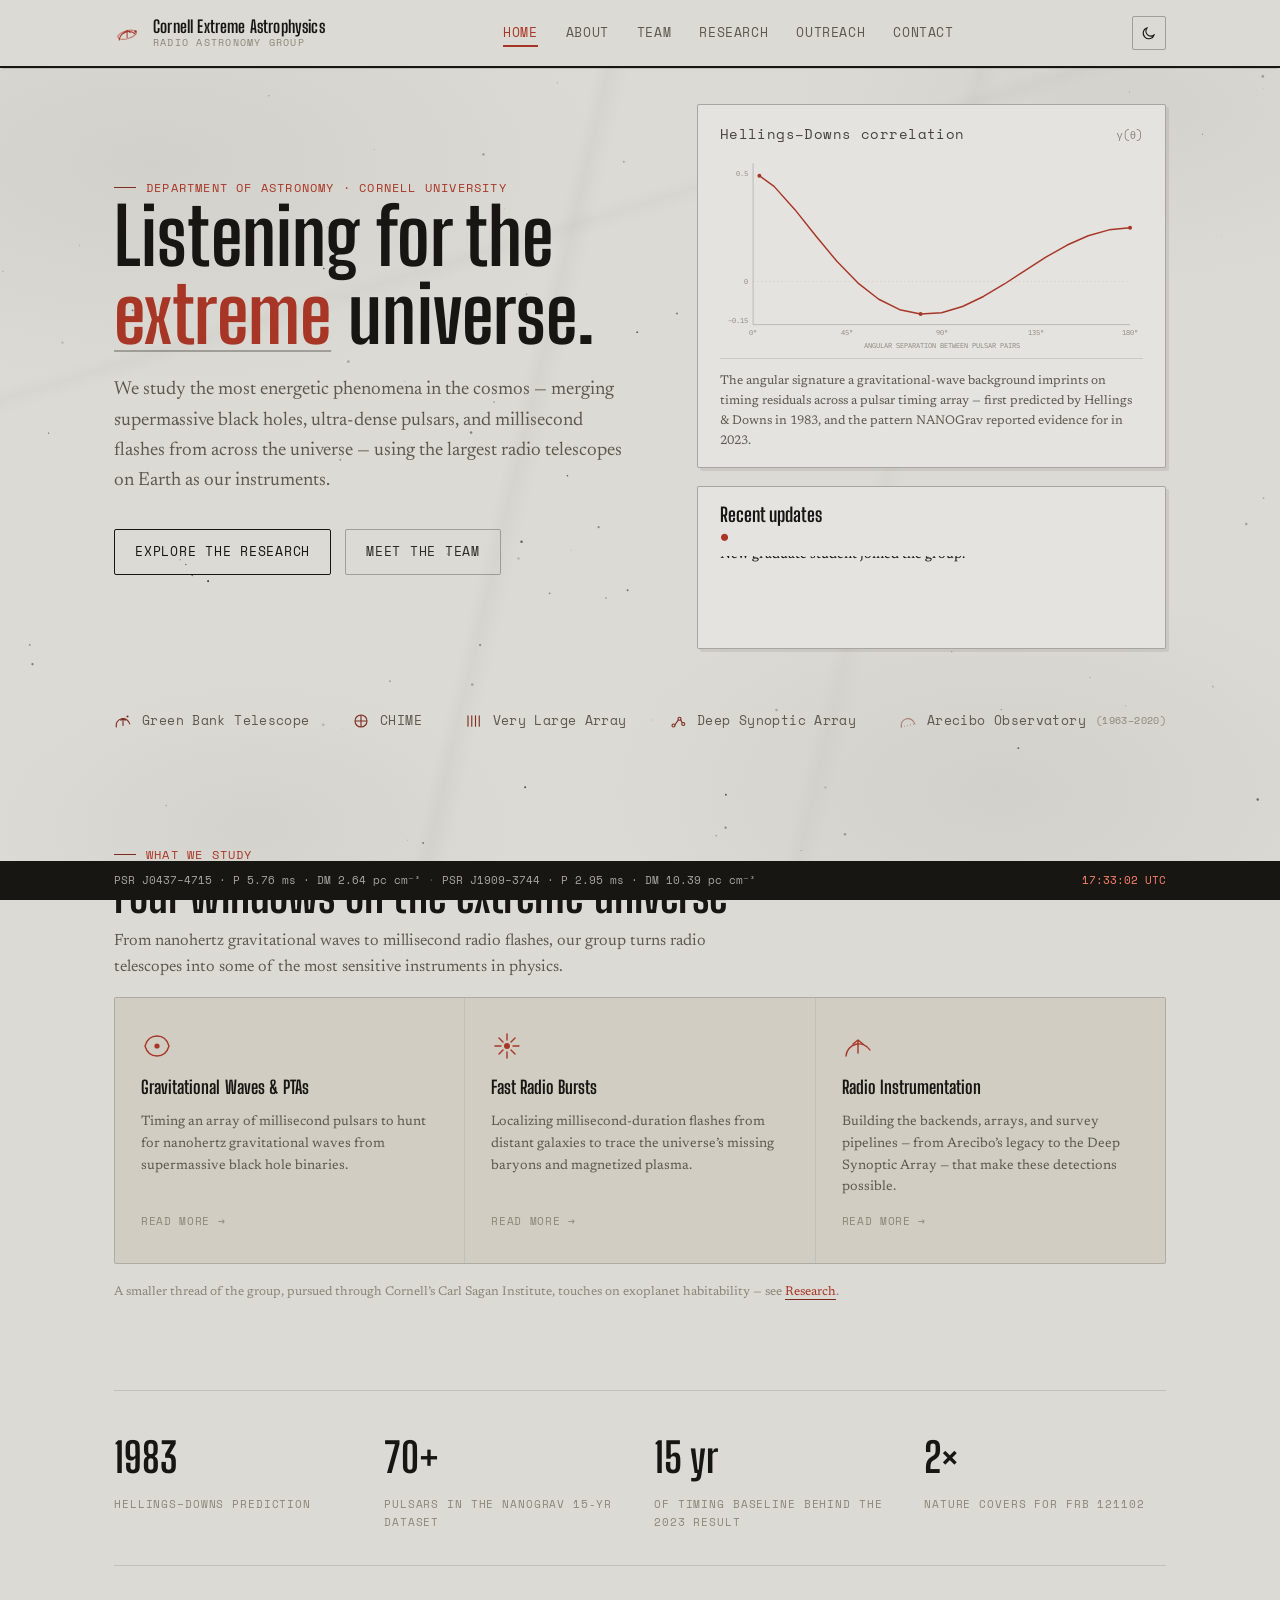
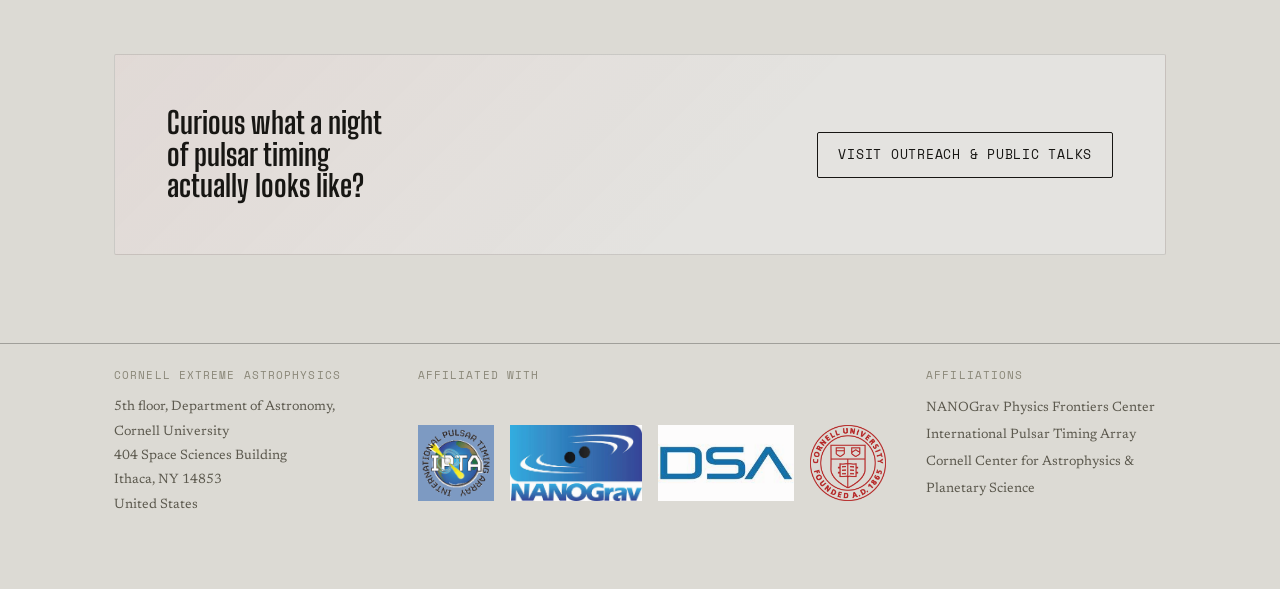
<file: index.html>
<!doctype html>
<html lang="en">
<head>
<meta charset="UTF-8">
<meta name="viewport" content="width=device-width, initial-scale=1">
<script>(function(){try{if(localStorage.getItem('ceag-theme')==='dark'){document.documentElement.setAttribute('data-theme','dark');}}catch(e){}})();</script>
<title>Cornell Extreme Astrophysics</title>
<link rel="preconnect" href="https://fonts.googleapis.com">
<link rel="preconnect" href="https://fonts.gstatic.com" crossorigin>
<link href="https://fonts.googleapis.com/css2?family=Big+Shoulders+Display:wght@600;700;800&family=Newsreader:ital,opsz,wght@0,6..72,400;0,6..72,500;0,6..72,600;1,6..72,500&family=Space+Mono:wght@400;700&family=Fraunces:ital,opsz,wght@0,9..144,340;0,9..144,440;0,9..144,560;1,9..144,440&family=Source+Sans+3:wght@400;500;600;700&family=IBM+Plex+Mono:wght@400;500;600&display=swap" rel="stylesheet">
<link rel="stylesheet" href="style.css">
<style>
  .hero-grid{
    display:grid;
    grid-template-columns: 1.05fr 0.95fr;
    gap: clamp(30px,5vw,70px);
    align-items: center;
  }
  @media (max-width: 940px){ .hero-grid{ grid-template-columns: 1fr; } }

  .hd-card{ padding: 22px 22px 16px; }
  .hd-card .hd-head{ display:flex; justify-content:space-between; align-items:baseline; margin-bottom:6px; }
  .hd-card h3{ font-size:14px; color:var(--starlight-dim); font-family:var(--font-mono); font-weight:500; letter-spacing:0.03em; }
  .hd-card .hd-note{ font-family:var(--font-mono); font-size:10.5px; color:var(--text-faint); }
  .hd-caption{ margin-top:10px; font-size:12.5px; color:var(--text-dim); line-height:1.6; border-top:1px solid var(--line); padding-top:12px; }

  .updates-card{ padding: 18px 22px 20px; }
  .updates-dot{ color: var(--signal); animation: updates-pulse 2.4s ease-in-out infinite; }
  @keyframes updates-pulse{ 0%,100%{ opacity:1; } 50%{ opacity:0.35; } }
  @media (prefers-reduced-motion: reduce){ .updates-dot{ animation:none; } }
  .updates-viewport{ height: 72px; overflow:hidden; position:relative; margin-top:4px; }
  .updates-list{ position:relative; }
  .updates-list li{
    position:absolute; inset:0; display:flex; flex-direction:column; justify-content:center; gap:4px;
    opacity:0; transform: translateY(8px);
    transition: opacity .5s ease, transform .5s ease;
    pointer-events:none;
  }
  .updates-list li.active{ opacity:1; transform: translateY(0); pointer-events:auto; }
  .updates-list .u-what{ font-size:13.6px; color:var(--starlight); line-height:1.4; }
  .updates-list .u-when{ font-family:var(--font-mono); font-size:10.5px; color:var(--text-faint); text-transform:uppercase; letter-spacing:0.05em; }

  .highlight-grid{
    display:grid;
    grid-template-columns: repeat(3, 1fr);
    gap: 1px;
    background: var(--line);
    border: 1px solid var(--line);
    border-radius: var(--radius-m);
    overflow:hidden;
  }
  .highlight-grid > a{
    background: var(--void-deep);
    padding: 32px 26px;
    display:flex; flex-direction:column; gap:14px;
    transition: background .2s ease;
    min-height: 220px;
  }
  .highlight-grid > a:hover{ background: var(--panel); }
  .highlight-grid .ico{ width:32px; height:32px; color: var(--signal); }
  .highlight-grid h3{ font-size:18px; color:var(--starlight); line-height:1.25; }
  .highlight-grid p{ font-size:13.6px; color:var(--text-dim); line-height:1.6; flex:1; }
  .highlight-grid .go{ font-family:var(--font-mono); font-size:11px; letter-spacing:0.06em; text-transform:uppercase; color:var(--text-faint); }
  @media (max-width: 780px){ .highlight-grid{ grid-template-columns: 1fr; } }

  .facilities{
    display:flex; flex-wrap:wrap; gap: 10px 34px;
    justify-content: space-between;
    padding-block: 26px;
  }
  .facilities .f-item{ display:flex; align-items:center; gap:10px; color:var(--text-dim); font-family:var(--font-mono); font-size:12.5px; letter-spacing:0.03em; }
  .facilities .f-item svg{ width:18px; height:18px; color: var(--signal-dim); flex:none; }

  .stats-band{
    display:grid; grid-template-columns: repeat(4,1fr); gap: 28px;
    border-top:1px solid var(--line); border-bottom:1px solid var(--line);
    padding-block: 34px;
  }
  @media (max-width:720px){ .stats-band{ grid-template-columns:1fr 1fr; row-gap:26px; } }

  .cta-panel{
    border:1px solid var(--line); border-radius: var(--radius-m);
    padding: clamp(30px,5vw,52px);
    display:flex; align-items:center; justify-content:space-between; gap:30px; flex-wrap:wrap;
    background: linear-gradient(135deg, rgba(179,58,46,0.06), transparent 60%), var(--panel);
  }
  .cta-panel h3{ font-size: clamp(22px,2.6vw,30px); max-width:20ch; }
</style>
</head>
<body data-page="home">
<div id="bgfield"></div>
<canvas id="stars"></canvas>
<div class="nebula n1"></div>
<div class="nebula n2"></div>
<div class="nebula n3"></div>


<nav class="site-nav">
  <div class="wrap">
    <a href="index.html" class="brand">
      <svg viewBox="0 0 32 32" fill="none" stroke="currentColor" stroke-width="1.3" style="color:var(--signal)">
        <ellipse cx="15" cy="18" rx="11" ry="4.4" transform="rotate(-16 15 18)" opacity="0.55"></ellipse>
        <circle cx="24.6" cy="14.2" r="1.4" fill="currentColor" stroke="none"></circle>
        <path d="M6 24 A11 11 0 0 1 24 17" stroke-linecap="round"></path>
        <path d="M15 21 L15 13 M11.5 15.5 L15 13 L18.5 15.5" stroke-linecap="round" stroke-linejoin="round" opacity="0.85"></path>
      </svg>
      <span class="brand-text">
        <span class="full">Cornell Extreme Astrophysics</span>
        <span class="sub">Radio Astronomy Group</span>
      </span>
    </a>
    <ul class="nav-links">
      <li><a href="index.html" data-nav="home">Home</a></li>
      <li><a href="about.html" data-nav="about">About</a></li>
      <li><a href="team.html" data-nav="team">Team</a></li>
      <li><a href="research.html" data-nav="research">Research</a></li>
      <li><a href="outreach.html" data-nav="outreach">Outreach</a></li>
      <li><a href="contact.html" data-nav="contact">Contact</a></li>
    </ul>
      <div class="nav-controls">
        <button class="theme-toggle" aria-label="Toggle dark mode">
          <svg class="icon-moon" viewBox="0 0 24 24" fill="none" stroke="currentColor" stroke-width="1.6"><path d="M20 14.5A8.5 8.5 0 1 1 9.5 4a7 7 0 0 0 10.5 10.5Z" stroke-linecap="round" stroke-linejoin="round"></path></svg>
          <svg class="icon-sun" viewBox="0 0 24 24" fill="none" stroke="currentColor" stroke-width="1.6"><circle cx="12" cy="12" r="4.2"></circle><path d="M12 3v2.2M12 18.8V21M21 12h-2.2M5.2 12H3M18.1 5.9l-1.5 1.5M7.4 16.6l-1.5 1.5M18.1 18.1l-1.5-1.5M7.4 7.4 5.9 5.9" stroke-linecap="round"></path></svg>
        </button>
    <button class="nav-toggle" aria-label="Toggle navigation" aria-expanded="false">
      <svg viewBox="0 0 24 24" fill="none" stroke="currentColor" stroke-width="1.8"><path d="M3 6h18M3 12h18M3 18h18" stroke-linecap="round"></path></svg>
    </button>
      </div>
  </div>
</nav>

<main>
  <section class="hero">
    <div class="wrap hero-grid">
      <div>
        <p class="eyebrow">Department of Astronomy &middot; Cornell University</p>
        <h1>Listening for the <em class="accent-em">extreme</em> universe.</h1>
        <p class="dek">We study the most energetic phenomena in the cosmos &mdash; merging supermassive black holes, ultra-dense pulsars, and millisecond flashes from across the universe &mdash; using the largest radio telescopes on Earth as our instruments.</p>
        <div style="display:flex; gap:14px; margin-top:32px; flex-wrap:wrap;">
          <a href="research.html" class="btn">Explore the research</a>
          <a href="team.html" class="btn ghost">Meet the team</a>
        </div>
      </div>

      <div style="display:flex; flex-direction:column; gap:18px;">
        <div class="card hd-card" data-observe>
          <div class="hd-head">
            <h3>Hellings&ndash;Downs correlation</h3>
            <span class="hd-note">&gamma;(&theta;)</span>
          </div>
          <svg viewBox="0 0 640 300" role="img" aria-label="Chart of the Hellings-Downs curve, showing predicted timing correlation between pulsar pairs as a function of their angular separation on the sky, dipping negative near 80 degrees and rising again toward 180 degrees">
            <line x1="50" y1="264" x2="620" y2="264" stroke="var(--line-strong)" stroke-width="1"></line>
            <line x1="50" y1="20" x2="50" y2="264" stroke="var(--line-strong)" stroke-width="1"></line>
            <line x1="50" y1="198.9" x2="620" y2="198.9" stroke="var(--line)" stroke-width="1" stroke-dasharray="2 4"></line>

            <g font-family="IBM Plex Mono" font-size="10.5" fill="var(--text-faint)">
              <text x="50" y="280" text-anchor="middle">0&deg;</text>
              <text x="192.5" y="280" text-anchor="middle">45&deg;</text>
              <text x="335" y="280" text-anchor="middle">90&deg;</text>
              <text x="477.5" y="280" text-anchor="middle">135&deg;</text>
              <text x="620" y="280" text-anchor="middle">180&deg;</text>
              <text x="42" y="40" text-anchor="end">0.5</text>
              <text x="42" y="202.9" text-anchor="end">0</text>
              <text x="42" y="261" text-anchor="end">&minus;0.15</text>
            </g>

            <polyline class="pen-draw" points="59.5,38.8 81.7,55.0 113.3,90.2 145.0,130.1 176.7,168.3 208.3,200.9 240.0,225.7 271.7,241.5 303.3,248.1 335.0,246.1 366.7,236.6 398.3,221.5 430.0,202.6 461.7,181.9 493.3,161.7 525.0,143.7 556.7,129.6 588.3,120.7 620.0,117.6"
              fill="none" stroke="var(--signal)" stroke-width="2.2" stroke-linejoin="round" stroke-linecap="round"></polyline>
            <circle cx="59.5" cy="38.8" r="3" fill="var(--signal)"></circle>
            <circle cx="303.3" cy="248.1" r="3" fill="var(--signal)"></circle>
            <circle cx="620" cy="117.6" r="3" fill="var(--signal)"></circle>

            <text x="335" y="299" text-anchor="middle" font-family="IBM Plex Mono" font-size="10" fill="var(--text-faint)">ANGULAR SEPARATION BETWEEN PULSAR PAIRS</text>
          </svg>
          <p class="hd-caption">The angular signature a gravitational-wave background imprints on timing residuals across a pulsar timing array &mdash; first predicted by Hellings &amp; Downs in 1983, and the pattern NANOGrav reported evidence for in 2023.</p>
        </div>

        <div class="card updates-card" data-observe>
          <div class="hd-head">
            <h3>Recent updates</h3>
            <span class="hd-note updates-dot" aria-hidden="true">&#9679;</span>
          </div>
          <!-- Placeholder feed — replace items in the UPDATES array
               (script.js, "updatesTicker" module) with real group news. -->
          <div class="updates-viewport">
            <ul class="updates-list" id="updates-list"></ul>
          </div>
        </div>
      </div>
    </div>
  </section>

  <section class="wrap" style="padding-top:0;">
    <div class="facilities" data-observe>
      <div class="f-item"><svg viewBox="0 0 24 24" fill="none" stroke="currentColor" stroke-width="1.5"><path d="M3 20 A9 9 0 0 1 21 16" stroke-linecap="round"/><circle cx="18" cy="6" r="1.4" fill="currentColor" stroke="none"/><path d="M12 18 L12 9 M9 11 L12 9 L15 11" stroke-linecap="round" stroke-linejoin="round"/></svg> Green Bank Telescope</div>
      <div class="f-item"><svg viewBox="0 0 24 24" fill="none" stroke="currentColor" stroke-width="1.5"><circle cx="12" cy="12" r="8"/><path d="M4 12h16M12 4v16"/></svg> CHIME</div>
      <div class="f-item"><svg viewBox="0 0 24 24" fill="none" stroke="currentColor" stroke-width="1.5"><path d="M4 5v14M9 5v14M14 5v14M19 5v14" stroke-linecap="round"/></svg> Very Large Array</div>
      <div class="f-item"><svg viewBox="0 0 24 24" fill="none" stroke="currentColor" stroke-width="1.5"><circle cx="6" cy="18" r="2"/><circle cx="14" cy="9" r="2"/><circle cx="19" cy="16" r="2"/><path d="M8 17l4.5-6.5M15.5 10.5l2 3.5" stroke-linecap="round"/></svg> Deep Synoptic Array</div>
      <div class="f-item"><svg viewBox="0 0 24 24" fill="none" stroke="currentColor" stroke-width="1.5"><path d="M3 20 A9 9 0 0 1 21 16" stroke-linecap="round" opacity="0.5"/><path d="M3 20 L21 16" stroke-dasharray="1 3" opacity="0.5"/></svg> Arecibo Observatory <span class="mono" style="color:var(--text-faint); font-size:10px;">(1963&ndash;2020)</span></div>
    </div>
  </section>

  <section class="wrap">
    <div class="section-head" data-observe>
      <p class="eyebrow">What we study</p>
      <h2>Four windows on the extreme universe</h2>
      <p class="lede">From nanohertz gravitational waves to millisecond radio flashes, our group turns radio telescopes into some of the most sensitive instruments in physics.</p>
    </div>
    <div class="highlight-grid" data-observe>
      <a href="research.html#gravitational-waves">
        <svg class="ico" viewBox="0 0 32 32" fill="none" stroke="currentColor" stroke-width="1.4"><path d="M4 16c2-7 6-10 12-10s10 3 12 10c-2 7-6 10-12 10S6 23 4 16Z"/><circle cx="16" cy="16" r="2.6" fill="currentColor" stroke="none"/></svg>
        <h3>Gravitational Waves &amp; PTAs</h3>
        <p>Timing an array of millisecond pulsars to hunt for nanohertz gravitational waves from supermassive black hole binaries.</p>
        <span class="go">Read more &rarr;</span>
      </a>
      <a href="research.html#frb">
        <svg class="ico" viewBox="0 0 32 32" fill="none" stroke="currentColor" stroke-width="1.4"><path d="M16 4v6M16 22v6M4 16h6M22 16h6M8 8l4 4M20 20l4 4M24 8l-4 4M12 20l-4 4" stroke-linecap="round"/><circle cx="16" cy="16" r="3" fill="currentColor" stroke="none"/></svg>
        <h3>Fast Radio Bursts</h3>
        <p>Localizing millisecond-duration flashes from distant galaxies to trace the universe&rsquo;s missing baryons and magnetized plasma.</p>
        <span class="go">Read more &rarr;</span>
      </a>
      <a href="research.html#instrumentation">
        <svg class="ico" viewBox="0 0 32 32" fill="none" stroke="currentColor" stroke-width="1.4"><path d="M4 26 A13 13 0 0 1 28 20" stroke-linecap="round"/><path d="M16 23 L16 10 M11 14 L16 10 L21 14" stroke-linecap="round" stroke-linejoin="round"/></svg>
        <h3>Radio Instrumentation</h3>
        <p>Building the backends, arrays, and survey pipelines &mdash; from Arecibo&rsquo;s legacy to the Deep Synoptic Array &mdash; that make these detections possible.</p>
        <span class="go">Read more &rarr;</span>
      </a>
    </div>
    <p style="margin-top:18px; font-size:12.5px; color:var(--text-faint);">A smaller thread of the group, pursued through Cornell&rsquo;s Carl Sagan Institute, touches on exoplanet habitability &mdash; see <a href="research.html#exoplanets" class="text-link">Research</a>.</p>
  </section>

  <section class="wrap">
    <div class="stats-band" data-observe>
      <div class="stat"><span class="n">1983</span><span class="l">Hellings&ndash;Downs prediction</span></div>
      <div class="stat"><span class="n">70+</span><span class="l">Pulsars in the NANOGrav 15&#8209;yr dataset</span></div>
      <div class="stat"><span class="n">15 yr</span><span class="l">Of timing baseline behind the 2023 result</span></div>
      <div class="stat"><span class="n">2&times;</span><span class="l">Nature covers for FRB&nbsp;121102</span></div>
    </div>
  </section>

  <section class="wrap">
    <div class="cta-panel" data-observe>
      <h3>Curious what a night of pulsar timing actually looks like?</h3>
      <a href="outreach.html" class="btn">Visit outreach &amp; public talks</a>
    </div>
  </section>
</main>

<footer class="site-footer">
  <div class="wrap footer-main">
    <div class="footer-grid">
      <div>
        <h4>Cornell Extreme Astrophysics</h4>
        <p style="color:var(--text-dim); font-size:13.5px; line-height:1.8; max-width:34ch;">5th floor, Department of Astronomy, Cornell University<br>404 Space Sciences Building<br>Ithaca, NY 14853<br>United States</p>
      </div>
      <div>
        <h4>Affiliated with</h4>
        <div class="aff-logos">
          <span class="aff-logo"><img src="logos/ipta.png" alt="International Pulsar Timing Array" loading="lazy" onerror="this.style.display='none'; this.nextElementSibling.style.display='flex';"><span class="aff-logo-fallback">IPTA</span></span>
          <span class="aff-logo"><img src="logos/nanograv.png" alt="NANOGrav" loading="lazy" onerror="this.style.display='none'; this.nextElementSibling.style.display='flex';"><span class="aff-logo-fallback">NANOGrav</span></span>
          <span class="aff-logo"><img src="logos/dsa.png" alt="Deep Synoptic Array" loading="lazy" onerror="this.style.display='none'; this.nextElementSibling.style.display='flex';"><span class="aff-logo-fallback">DSA</span></span>
          <span class="aff-logo"><img src="logos/cornell.png" alt="Cornell University" loading="lazy" onerror="this.style.display='none'; this.nextElementSibling.style.display='flex'; opacity:1.0;"> <span class="aff-logo-fallback">Cornell</span></span>  
        </div>
      </div>
      <div>
        <h4>Affiliations</h4>
        <p>NANOGrav Physics Frontiers Center</p>
        <p>International Pulsar Timing Array</p>
        <p>Cornell Center for Astrophysics & Planetary Science</p>
      </div>
    </div>
  </div>
</footer>

<div class="signal-strip">
  <div class="wrap">
    <span class="specimen">PSR J0437&minus;4715 &middot; P 5.76&nbsp;ms &middot; DM 2.64&nbsp;pc&nbsp;cm&#8315;&sup3; <span class="dot">&middot;</span> PSR J1909&minus;3744 &middot; P 2.95&nbsp;ms &middot; DM 10.39&nbsp;pc&nbsp;cm&#8315;&sup3;</span>
    <span class="clock" data-utc-clock>00:00:00 UTC</span>
  </div>
</div>
<script src="script.js"></script>
</body>
</html>
</file>
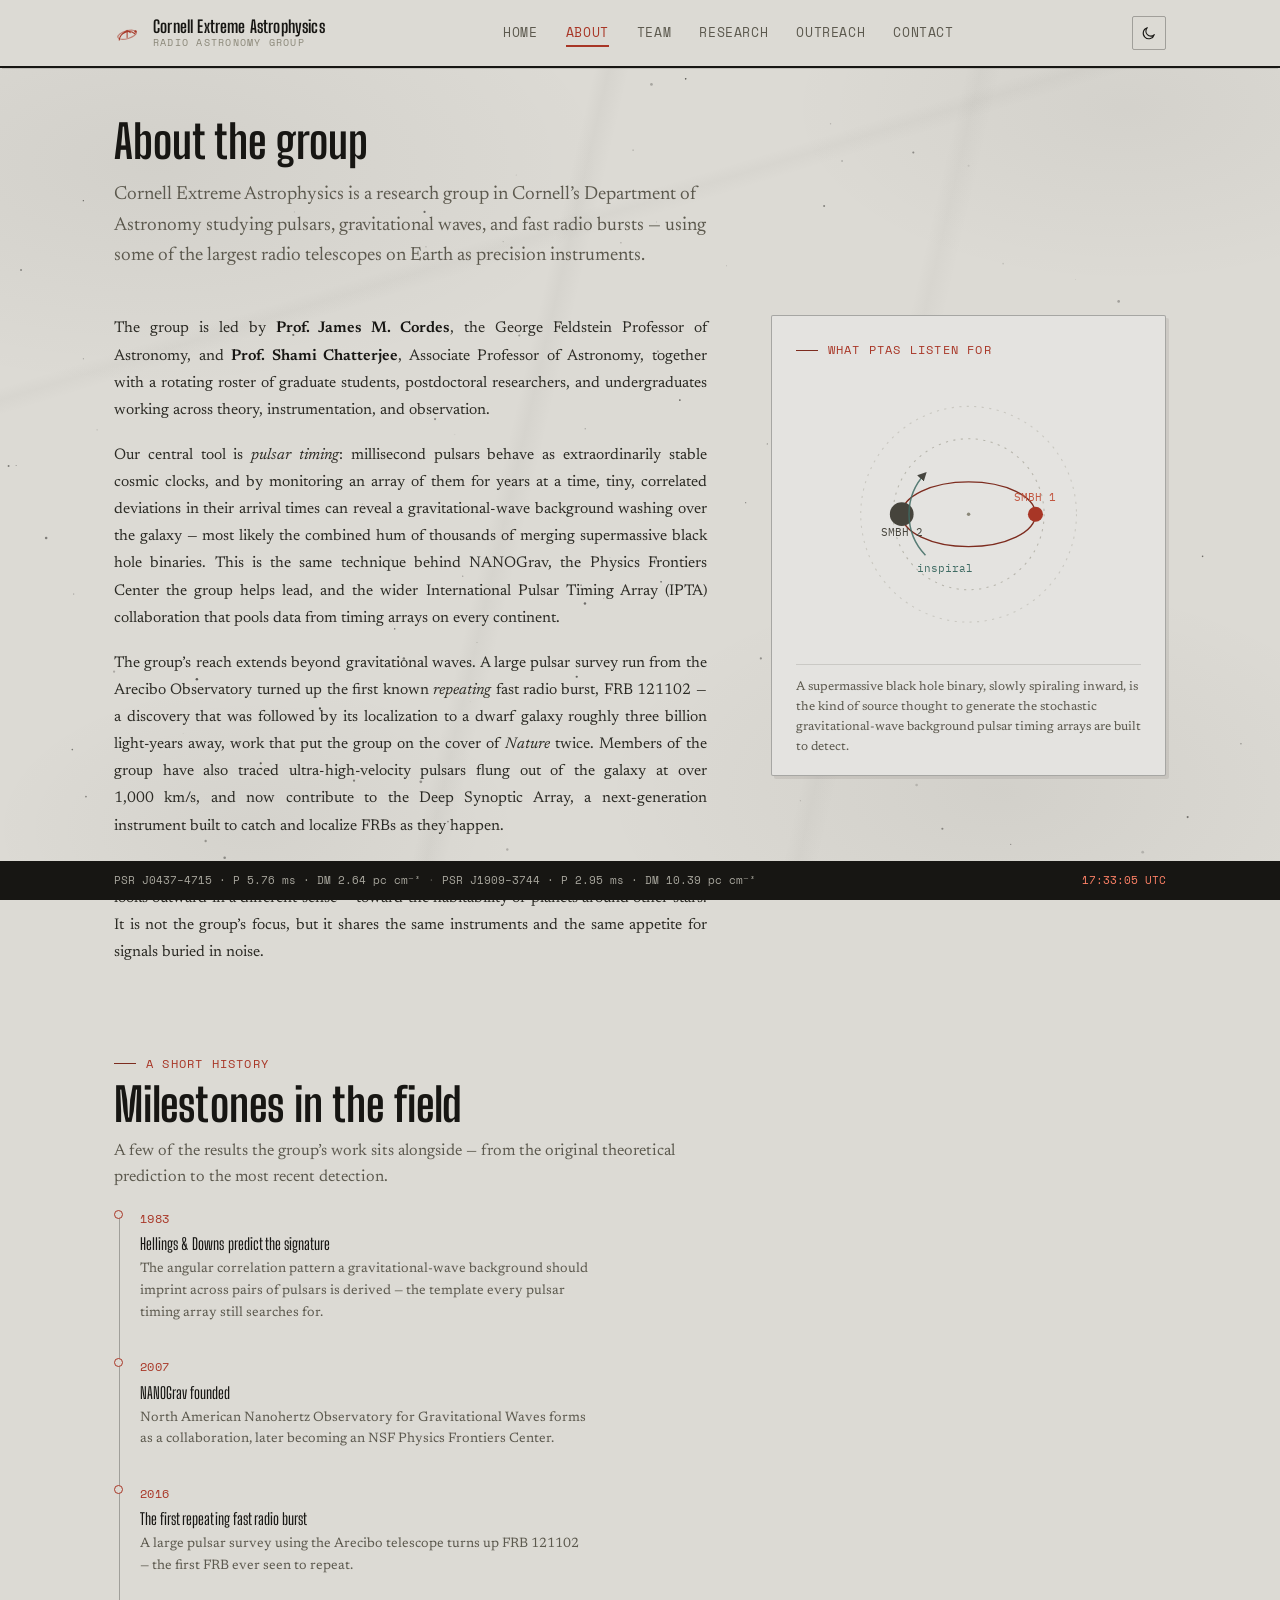
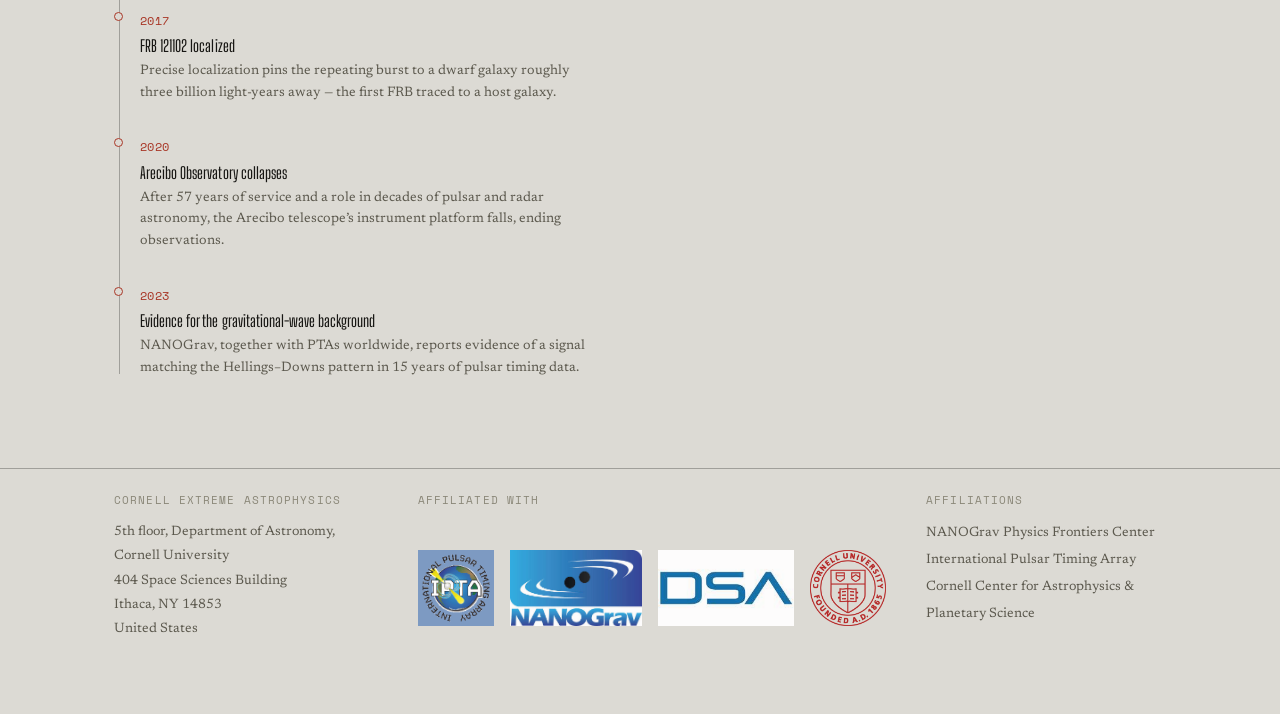
<file: about.html>
<!doctype html>
<html lang="en">
<head>
<meta charset="UTF-8">
<meta name="viewport" content="width=device-width, initial-scale=1">
<script>(function(){try{if(localStorage.getItem('ceag-theme')==='dark'){document.documentElement.setAttribute('data-theme','dark');}}catch(e){}})();</script>
<title>About &mdash; Cornell Extreme Astrophysics</title>
<link rel="preconnect" href="https://fonts.googleapis.com">
<link rel="preconnect" href="https://fonts.gstatic.com" crossorigin>
<link href="https://fonts.googleapis.com/css2?family=Big+Shoulders+Display:wght@600;700;800&family=Newsreader:ital,opsz,wght@0,6..72,400;0,6..72,500;0,6..72,600;1,6..72,500&family=Space+Mono:wght@400;700&family=Fraunces:ital,opsz,wght@0,9..144,340;0,9..144,440;0,9..144,560;1,9..144,440&family=Source+Sans+3:wght@400;500;600;700&family=IBM+Plex+Mono:wght@400;500;600&display=swap" rel="stylesheet">
<link rel="stylesheet" href="style.css">
<style>
  .about-grid{ display:grid; grid-template-columns: 1.2fr 0.8fr; gap: clamp(30px,5vw,64px); align-items:start; }
  @media (max-width:940px){ .about-grid{ grid-template-columns:1fr; } }

  .orbit-card{ padding: 24px 24px 18px; position:sticky; top:90px; }
  @media (max-width:940px){ .orbit-card{ position:static; } }
  .orbit-caption{ margin-top:10px; font-size:12.5px; color:var(--text-dim); line-height:1.6; border-top:1px solid var(--line); padding-top:12px; }

  .prose p + p{ margin-top:18px; }
  .prose p{ color: var(--text); font-size:15.5px; line-height:1.75; text-align: justify; }

  .timeline{ position:relative; padding-left: 26px; margin-top:8px; }
  .timeline::before{ content:""; position:absolute; left:5px; top:6px; bottom:6px; width:1px; background: var(--line-strong); }
  .t-item{ position:relative; padding-bottom: 30px; }
  .t-item:last-child{ padding-bottom:0; }
  .t-item::before{ content:""; position:absolute; left:-26px; top:4px; width:9px; height:9px; border-radius:50%; background: var(--void); border:1.5px solid var(--signal); }
  .t-year{ font-family:var(--font-mono); font-size:12px; color:var(--signal); letter-spacing:0.04em; }
  .t-item h4{ font-size:16px; margin-top:4px; color:var(--starlight); font-weight:500; }
  .t-item p{ margin-top:6px; font-size:13.6px; color:var(--text-dim); line-height:1.6; max-width:56ch; }

  .approach-grid{ display:grid; grid-template-columns: repeat(3,1fr); gap:1px; background:var(--line); border:1px solid var(--line); border-radius:var(--radius-m); overflow:hidden; margin-top:12px; }
  .approach-grid > div{ background:var(--void-deep); padding:26px; }
  .approach-grid h4{ font-size:15px; color:var(--starlight); margin-bottom:8px; }
  .approach-grid p{ font-size:13.2px; color:var(--text-dim); line-height:1.6; }
  @media (max-width:780px){ .approach-grid{ grid-template-columns:1fr; } }
</style>
</head>
<body data-page="about">
<div id="bgfield"></div>
<canvas id="stars"></canvas>
<div class="nebula n1"></div>
<div class="nebula n2"></div>
<div class="nebula n3"></div>


<nav class="site-nav">
  <div class="wrap">
    <a href="index.html" class="brand">
      <svg viewBox="0 0 32 32" fill="none" stroke="currentColor" stroke-width="1.3" style="color:var(--signal)">
        <ellipse cx="15" cy="18" rx="11" ry="4.4" transform="rotate(-16 15 18)" opacity="0.55"></ellipse>
        <circle cx="24.6" cy="14.2" r="1.4" fill="currentColor" stroke="none"></circle>
        <path d="M6 24 A11 11 0 0 1 24 17" stroke-linecap="round"></path>
        <path d="M15 21 L15 13 M11.5 15.5 L15 13 L18.5 15.5" stroke-linecap="round" stroke-linejoin="round" opacity="0.85"></path>
      </svg>
      <span class="brand-text">
        <span class="full">Cornell Extreme Astrophysics</span>
        <span class="sub">Radio Astronomy Group</span>
      </span>
    </a>
    <ul class="nav-links">
      <li><a href="index.html" data-nav="home">Home</a></li>
      <li><a href="about.html" data-nav="about">About</a></li>
      <li><a href="team.html" data-nav="team">Team</a></li>
      <li><a href="research.html" data-nav="research">Research</a></li>
      <li><a href="outreach.html" data-nav="outreach">Outreach</a></li>
      <li><a href="contact.html" data-nav="contact">Contact</a></li>
    </ul>
      <div class="nav-controls">
        <button class="theme-toggle" aria-label="Toggle dark mode">
          <svg class="icon-moon" viewBox="0 0 24 24" fill="none" stroke="currentColor" stroke-width="1.6"><path d="M20 14.5A8.5 8.5 0 1 1 9.5 4a7 7 0 0 0 10.5 10.5Z" stroke-linecap="round" stroke-linejoin="round"></path></svg>
          <svg class="icon-sun" viewBox="0 0 24 24" fill="none" stroke="currentColor" stroke-width="1.6"><circle cx="12" cy="12" r="4.2"></circle><path d="M12 3v2.2M12 18.8V21M21 12h-2.2M5.2 12H3M18.1 5.9l-1.5 1.5M7.4 16.6l-1.5 1.5M18.1 18.1l-1.5-1.5M7.4 7.4 5.9 5.9" stroke-linecap="round"></path></svg>
        </button>
    <button class="nav-toggle" aria-label="Toggle navigation" aria-expanded="false">
      <svg viewBox="0 0 24 24" fill="none" stroke="currentColor" stroke-width="1.8"><path d="M3 6h18M3 12h18M3 18h18" stroke-linecap="round"></path></svg>
    </button>
      </div>
  </div>
</nav>

<main>
  <section class="hero" style="padding-bottom:0;">
    <div class="wrap">
      <!-- <p class="eyebrow">About</p> -->
      <h2 style="margin-top:14px; font-size:clamp(30px,3.8vw,46px); color:var(--starlight);">About the group</h2>
      <p class="dek" style="margin-top:14px;">Cornell Extreme Astrophysics is a research group in Cornell&rsquo;s Department of Astronomy studying pulsars, gravitational waves, and fast radio bursts &mdash; using some of the largest radio telescopes on Earth as precision instruments.</p>
    </div>
  </section>

  <section class="wrap">
    <div class="about-grid">
      <div class="prose" data-observe>
        <p>The group is led by <strong style="color:var(--starlight); font-weight:600;">Prof. James M. Cordes</strong>, the George Feldstein Professor of Astronomy, and <strong style="color:var(--starlight); font-weight:600;">Prof. Shami Chatterjee</strong>, Associate Professor of Astronomy, together with a rotating roster of graduate students, postdoctoral researchers, and undergraduates working across theory, instrumentation, and observation.</p>
        <p>Our central tool is <em>pulsar timing</em>: millisecond pulsars behave as extraordinarily stable cosmic clocks, and by monitoring an array of them for years at a time, tiny, correlated deviations in their arrival times can reveal a gravitational-wave background washing over the galaxy &mdash; most likely the combined hum of thousands of merging supermassive black hole binaries. This is the same technique behind NANOGrav, the Physics Frontiers Center the group helps lead, and the wider International Pulsar Timing Array (IPTA) collaboration that pools data from timing arrays on every continent.</p>
        <p>The group&rsquo;s reach extends beyond gravitational waves. A large pulsar survey run from the Arecibo Observatory turned up the first known <em>repeating</em> fast radio burst, FRB&nbsp;121102 &mdash; a discovery that was followed by its localization to a dwarf galaxy roughly three billion light-years away, work that put the group on the cover of <em>Nature</em> twice. Members of the group have also traced ultra-high-velocity pulsars flung out of the galaxy at over 1,000&nbsp;km/s, and now contribute to the Deep Synoptic Array, a next-generation instrument built to catch and localize FRBs as they happen.</p>
        <p>A smaller thread of the group&rsquo;s work, pursued through Cornell&rsquo;s Carl Sagan Institute, looks outward in a different sense &mdash; toward the habitability of planets around other stars. It is not the group&rsquo;s focus, but it shares the same instruments and the same appetite for signals buried in noise.</p>

        <!-- <h2 style="margin-top:52px; font-size:clamp(24px,3vw,32px);">How we work</h2>
        <div class="approach-grid">
          <div>
            <h4 class="mono" style="font-family:var(--font-mono); font-size:13px; text-transform:uppercase; letter-spacing:0.04em;">Observe</h4>
            <p>Multi-year timing campaigns on GBT, the VLA, and CHIME, plus targeted follow-up on transient and repeating sources.</p>
          </div>
          <div>
            <h4 class="mono" style="font-family:var(--font-mono); font-size:13px; text-transform:uppercase; letter-spacing:0.04em;">Model</h4>
            <p>Statistical and machine-learning methods for separating faint, correlated signals from interstellar-medium noise.</p>
          </div>
          <div>
            <h4 class="mono" style="font-family:var(--font-mono); font-size:13px; text-transform:uppercase; letter-spacing:0.04em;">Collaborate</h4>
            <p>Close ties to NANOGrav, IPTA, and instrument teams &mdash; results are built and checked across institutions.</p>
          </div>
        </div> -->
      </div>

      <div>
        <div class="card orbit-card" data-observe>
          <p class="eyebrow" style="margin-bottom:14px;">What PTAs listen for</p>
          <svg viewBox="0 0 320 260" role="img" aria-label="Diagram of a supermassive black hole binary orbiting a common center of mass, the kind of source pulsar timing arrays are sensitive to, with an orbital decay arrow and a gravitational wave ripple emanating outward">
            <defs>
              <marker id="arrow-about" viewBox="0 0 10 10" refX="8" refY="5" markerWidth="6" markerHeight="6" orient="auto-start-reverse">
                <path d="M0 0 L10 5 L0 10 z" fill="currentColor"></path>
              </marker>
            </defs>
            <g style="color:var(--text-faint)">
              <circle cx="160" cy="130" r="70" fill="none" stroke="currentColor" stroke-width="1" stroke-dasharray="2 5" opacity="0.5"></circle>
              <circle cx="160" cy="130" r="100" fill="none" stroke="currentColor" stroke-width="1" stroke-dasharray="2 5" opacity="0.3"></circle>
            </g>
            <ellipse cx="160" cy="130" rx="62" ry="30" fill="none" stroke="var(--signal-dim)" stroke-width="1.3"></ellipse>
            <circle cx="222" cy="130" r="7" fill="var(--signal)"></circle>
            <circle cx="98" cy="130" r="11" fill="var(--starlight-dim)"></circle>
            <circle cx="160" cy="130" r="1.6" fill="var(--text-faint)"></circle>
            <path class="pen-draw" d="M120 168 A55 55 0 0 1 120 92" fill="none" stroke="var(--cyan)" stroke-width="1.4" marker-end="url(#arrow-about)" opacity="0.85"></path>
            <text x="112" y="184" font-family="IBM Plex Mono" font-size="10" fill="var(--cyan)">inspiral</text>
            <text x="222" y="118" font-family="IBM Plex Mono" font-size="10" fill="var(--signal-soft)" text-anchor="middle">SMBH&nbsp;1</text>
            <text x="98" y="150" font-family="IBM Plex Mono" font-size="10" fill="var(--starlight-dim)" text-anchor="middle">SMBH&nbsp;2</text>
          </svg>
          <p class="orbit-caption">A supermassive black hole binary, slowly spiraling inward, is the kind of source thought to generate the stochastic gravitational-wave background pulsar timing arrays are built to detect.</p>
        </div>
      </div>
    </div>
  </section>

  <section class="wrap">
    <div class="section-head" data-observe>
      <p class="eyebrow">A short history</p>
      <h2>Milestones in the field</h2>
      <p class="lede">A few of the results the group&rsquo;s work sits alongside &mdash; from the original theoretical prediction to the most recent detection.</p>
    </div>
    <div class="timeline" data-observe>
      <div class="t-item">
        <span class="t-year">1983</span>
        <h4>Hellings &amp; Downs predict the signature</h4>
        <p>The angular correlation pattern a gravitational-wave background should imprint across pairs of pulsars is derived &mdash; the template every pulsar timing array still searches for.</p>
      </div>
      <div class="t-item">
        <span class="t-year">2007</span>
        <h4>NANOGrav founded</h4>
        <p>North American Nanohertz Observatory for Gravitational Waves forms as a collaboration, later becoming an NSF Physics Frontiers Center.</p>
      </div>
      <div class="t-item">
        <span class="t-year">2016</span>
        <h4>The first repeating fast radio burst</h4>
        <p>A large pulsar survey using the Arecibo telescope turns up FRB&nbsp;121102 &mdash; the first FRB ever seen to repeat.</p>
      </div>
      <div class="t-item">
        <span class="t-year">2017</span>
        <h4>FRB&nbsp;121102 localized</h4>
        <p>Precise localization pins the repeating burst to a dwarf galaxy roughly three billion light-years away &mdash; the first FRB traced to a host galaxy.</p>
      </div>
      <div class="t-item">
        <span class="t-year">2020</span>
        <h4>Arecibo Observatory collapses</h4>
        <p>After 57 years of service and a role in decades of pulsar and radar astronomy, the Arecibo telescope&rsquo;s instrument platform falls, ending observations.</p>
      </div>
      <div class="t-item">
        <span class="t-year">2023</span>
        <h4>Evidence for the gravitational-wave background</h4>
        <p>NANOGrav, together with PTAs worldwide, reports evidence of a signal matching the Hellings&ndash;Downs pattern in 15 years of pulsar timing data.</p>
      </div>
    </div>
  </section>
</main>

<footer class="site-footer">
  <div class="wrap footer-main">
    <div class="footer-grid">
      <div>
        <h4>Cornell Extreme Astrophysics</h4>
        <p style="color:var(--text-dim); font-size:13.5px; line-height:1.8; max-width:34ch;">5th floor, Department of Astronomy, Cornell University<br>404 Space Sciences Building<br>Ithaca, NY 14853<br>United States</p>
      </div>
      <div>
       <h4>Affiliated with</h4>
        <div class="aff-logos">
          <span class="aff-logo"><img src="logos/ipta.png" alt="International Pulsar Timing Array" loading="lazy" onerror="this.style.display='none'; this.nextElementSibling.style.display='flex';"><span class="aff-logo-fallback">IPTA</span></span>
          <span class="aff-logo"><img src="logos/nanograv.png" alt="NANOGrav" loading="lazy" onerror="this.style.display='none'; this.nextElementSibling.style.display='flex';"><span class="aff-logo-fallback">NANOGrav</span></span>
          <span class="aff-logo"><img src="logos/dsa.png" alt="Deep Synoptic Array" loading="lazy" onerror="this.style.display='none'; this.nextElementSibling.style.display='flex';"><span class="aff-logo-fallback">DSA</span></span>
          <span class="aff-logo"><img src="logos/cornell.png" alt="Cornell University" loading="lazy" onerror="this.style.display='none'; this.nextElementSibling.style.display='flex'; opacity:1.0;"> <span class="aff-logo-fallback">Cornell</span></span>  
        </div>
      </div>
      <div>
        <h4>Affiliations</h4>
        <p>NANOGrav Physics Frontiers Center</p>
        <p>International Pulsar Timing Array</p>
        <p>Cornell Center for Astrophysics &amp; Planetary Science</p>
      </div>
    </div>
  </div>
</footer>

<div class="signal-strip">
  <div class="wrap">
    <span class="specimen">PSR J0437&minus;4715 &middot; P 5.76&nbsp;ms &middot; DM 2.64&nbsp;pc&nbsp;cm&#8315;&sup3; <span class="dot">&middot;</span> PSR J1909&minus;3744 &middot; P 2.95&nbsp;ms &middot; DM 10.39&nbsp;pc&nbsp;cm&#8315;&sup3;</span>
    <span class="clock" data-utc-clock>00:00:00 UTC</span>
  </div>
</div>
<script src="script.js"></script>
</body>
</html>
</file>
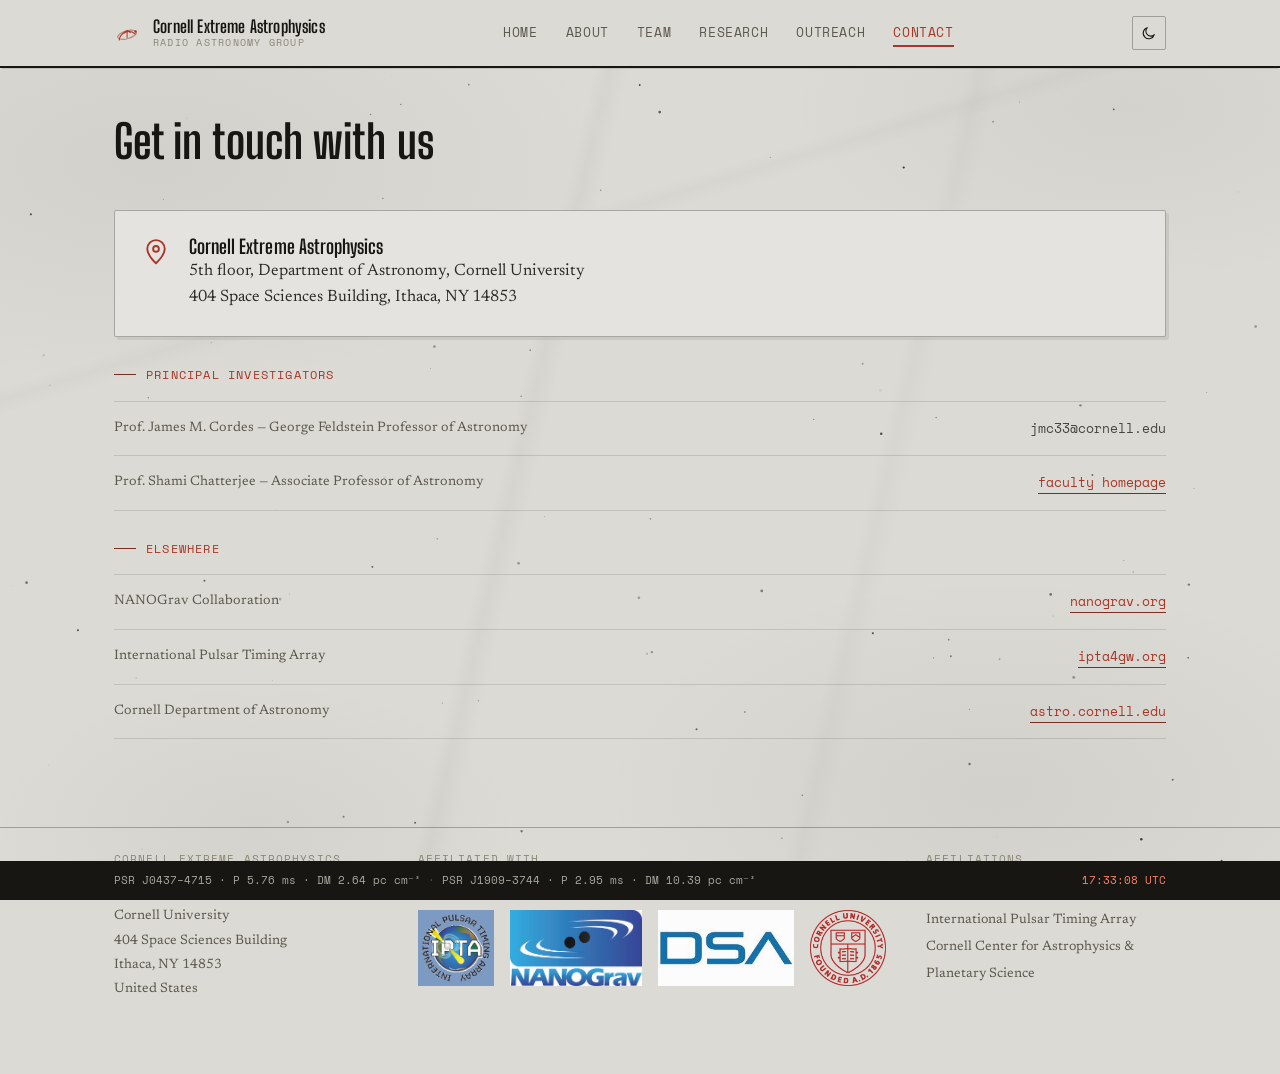
<file: contact.html>
<!doctype html>
<html lang="en">
<head>
<meta charset="UTF-8">
<meta name="viewport" content="width=device-width, initial-scale=1">
<script>(function(){try{if(localStorage.getItem('ceag-theme')==='dark'){document.documentElement.setAttribute('data-theme','dark');}}catch(e){}})();</script>
<title>Contact &mdash; Cornell Extreme Astrophysics</title>
<link rel="preconnect" href="https://fonts.googleapis.com">
<link rel="preconnect" href="https://fonts.gstatic.com" crossorigin>
<link href="https://fonts.googleapis.com/css2?family=Big+Shoulders+Display:wght@600;700;800&family=Newsreader:ital,opsz,wght@0,6..72,400;0,6..72,500;0,6..72,600;1,6..72,500&family=Space+Mono:wght@400;700&family=Fraunces:ital,opsz,wght@0,9..144,340;0,9..144,440;0,9..144,560;1,9..144,440&family=Source+Sans+3:wght@400;500;600;700&family=IBM+Plex+Mono:wght@400;500;600&display=swap" rel="stylesheet">
<link rel="stylesheet" href="style.css">
<style>
  .rows{ display:flex; flex-direction:column; margin-top:4px; }
  .row{ display:flex; justify-content:space-between; gap:16px; padding:16px 0; border-bottom:1px solid var(--line); flex-wrap:wrap; }
  .row:first-child{ border-top:1px solid var(--line); }
  .row .l{ color:var(--text-dim); font-size:13.6px; }
  .row .r{ font-family:var(--font-mono); font-size:13px; color:var(--starlight-dim); text-align:right; }

  .address-block{ display:flex; gap:18px; align-items:flex-start; }
  .address-block svg{ width:30px; height:30px; flex:none; color:var(--signal); }
</style>
</head>
<body data-page="contact">
<div id="bgfield"></div>
<canvas id="stars"></canvas>
<div class="nebula n1"></div>
<div class="nebula n2"></div>
<div class="nebula n3"></div>


<nav class="site-nav">
  <div class="wrap">
    <a href="index.html" class="brand">
      <svg viewBox="0 0 32 32" fill="none" stroke="currentColor" stroke-width="1.3" style="color:var(--signal)">
        <ellipse cx="15" cy="18" rx="11" ry="4.4" transform="rotate(-16 15 18)" opacity="0.55"></ellipse>
        <circle cx="24.6" cy="14.2" r="1.4" fill="currentColor" stroke="none"></circle>
        <path d="M6 24 A11 11 0 0 1 24 17" stroke-linecap="round"></path>
        <path d="M15 21 L15 13 M11.5 15.5 L15 13 L18.5 15.5" stroke-linecap="round" stroke-linejoin="round" opacity="0.85"></path>
      </svg>
      <span class="brand-text">
        <span class="full">Cornell Extreme Astrophysics</span>
        <span class="sub">Radio Astronomy Group</span>
      </span>
    </a>
    <ul class="nav-links">
      <li><a href="index.html" data-nav="home">Home</a></li>
      <li><a href="about.html" data-nav="about">About</a></li>
      <li><a href="team.html" data-nav="team">Team</a></li>
      <li><a href="research.html" data-nav="research">Research</a></li>
      <li><a href="outreach.html" data-nav="outreach">Outreach</a></li>
      <li><a href="contact.html" data-nav="contact">Contact</a></li>
    </ul>
      <div class="nav-controls">
        <button class="theme-toggle" aria-label="Toggle dark mode">
          <svg class="icon-moon" viewBox="0 0 24 24" fill="none" stroke="currentColor" stroke-width="1.6"><path d="M20 14.5A8.5 8.5 0 1 1 9.5 4a7 7 0 0 0 10.5 10.5Z" stroke-linecap="round" stroke-linejoin="round"></path></svg>
          <svg class="icon-sun" viewBox="0 0 24 24" fill="none" stroke="currentColor" stroke-width="1.6"><circle cx="12" cy="12" r="4.2"></circle><path d="M12 3v2.2M12 18.8V21M21 12h-2.2M5.2 12H3M18.1 5.9l-1.5 1.5M7.4 16.6l-1.5 1.5M18.1 18.1l-1.5-1.5M7.4 7.4 5.9 5.9" stroke-linecap="round"></path></svg>
        </button>
    <button class="nav-toggle" aria-label="Toggle navigation" aria-expanded="false">
      <svg viewBox="0 0 24 24" fill="none" stroke="currentColor" stroke-width="1.8"><path d="M3 6h18M3 12h18M3 18h18" stroke-linecap="round"></path></svg>
    </button>
      </div>
  </div>
</nav>

<main>
  <section class="hero" style="padding-bottom:0;">
    <div class="wrap">
      <!-- <p class="eyebrow">Contact</p> -->
      <h2 style="margin-top:14px; font-size:clamp(30px,3.8vw,46px); color:var(--starlight);">Get in touch with us</h2>
      <!-- <p class="dek" style="margin-top:14px;">Questions about the research, prospective-student inquiries, press requests, or outreach bookings &mdash; all welcome.</p> -->
    </div>
  </section>

  <section class="wrap">
    <div class="card" style="padding:26px; margin-bottom:28px;" data-observe>
      <div class="address-block">
        <svg viewBox="0 0 24 24" fill="none" stroke="currentColor" stroke-width="1.5"><path d="M12 21s-7-6.2-7-11.5A7 7 0 0 1 19 9.5C19 14.8 12 21 12 21Z"></path><circle cx="12" cy="9.5" r="2.3"></circle></svg>
        <div>
          <h3>Cornell Extreme Astrophysics</h3>
          <p class="line">5th floor, Department of Astronomy, Cornell University<br>404 Space Sciences Building, Ithaca, NY 14853</p>
        </div>
      </div>
    </div>

    <div class="section-head" style="margin-top:24px;" data-observe>
      <p class="eyebrow">Principal investigators</p>
    </div>
    <div class="rows" data-observe>
      <div class="row">
        <span class="l">Prof. James M. Cordes &mdash; George Feldstein Professor of Astronomy</span>
        <span class="r">jmc33@cornell.edu </span>
      </div>
      <div class="row">
        <span class="l">Prof. Shami Chatterjee &mdash; Associate Professor of Astronomy</span>
        <span class="r"><a href="https://hosting.astro.cornell.edu/~shami/" class="text-link" target="_blank" rel="noopener">faculty homepage</a></span>
      </div>
    </div>

    <div class="section-head" style="margin-top:28px;" data-observe>
      <p class="eyebrow">Elsewhere</p>
    </div>
    <div class="rows" data-observe>
      <div class="row"><span class="l">NANOGrav Collaboration</span><span class="r"><a href="https://nanograv.org" class="text-link" target="_blank" rel="noopener">nanograv.org</a></span></div>
      <div class="row"><span class="l">International Pulsar Timing Array</span><span class="r"><a href="https://ipta4gw.org" class="text-link" target="_blank" rel="noopener">ipta4gw.org</a></span></div>
      <div class="row"><span class="l">Cornell Department of Astronomy</span><span class="r"><a href="https://astro.cornell.edu" class="text-link" target="_blank" rel="noopener">astro.cornell.edu</a></span></div>
    </div>
  </section>
</main>

<footer class="site-footer">
  <div class="wrap footer-main">
    <div class="footer-grid">
      <div>
        <h4>Cornell Extreme Astrophysics</h4>
        <p style="color:var(--text-dim); font-size:13.5px; line-height:1.8; max-width:34ch;">5th floor, Department of Astronomy, Cornell University<br>404 Space Sciences Building<br>Ithaca, NY 14853<br>United States</p>
      </div>
      <div>
       <h4>Affiliated with</h4>
        <div class="aff-logos">
          <span class="aff-logo"><img src="logos/ipta.png" alt="International Pulsar Timing Array" loading="lazy" onerror="this.style.display='none'; this.nextElementSibling.style.display='flex';"><span class="aff-logo-fallback">IPTA</span></span>
          <span class="aff-logo"><img src="logos/nanograv.png" alt="NANOGrav" loading="lazy" onerror="this.style.display='none'; this.nextElementSibling.style.display='flex';"><span class="aff-logo-fallback">NANOGrav</span></span>
          <span class="aff-logo"><img src="logos/dsa.png" alt="Deep Synoptic Array" loading="lazy" onerror="this.style.display='none'; this.nextElementSibling.style.display='flex';"><span class="aff-logo-fallback">DSA</span></span>
          <span class="aff-logo"><img src="logos/cornell.png" alt="Cornell University" loading="lazy" onerror="this.style.display='none'; this.nextElementSibling.style.display='flex'; opacity:1.0;"> <span class="aff-logo-fallback">Cornell</span></span>  
        </div>
      </div>
      <div>
        <h4>Affiliations</h4>
        <p>NANOGrav Physics Frontiers Center</p>
        <p>International Pulsar Timing Array</p>
        <p>Cornell Center for Astrophysics &amp; Planetary Science</p>
      </div>
    </div>
  </div>
</footer>

<div class="signal-strip">
  <div class="wrap">
    <span class="specimen">PSR J0437&minus;4715 &middot; P 5.76&nbsp;ms &middot; DM 2.64&nbsp;pc&nbsp;cm&#8315;&sup3; <span class="dot">&middot;</span> PSR J1909&minus;3744 &middot; P 2.95&nbsp;ms &middot; DM 10.39&nbsp;pc&nbsp;cm&#8315;&sup3;</span>
    <span class="clock" data-utc-clock>00:00:00 UTC</span>
  </div>
</div>
<script src="script.js"></script>
</body>
</html>
</file>
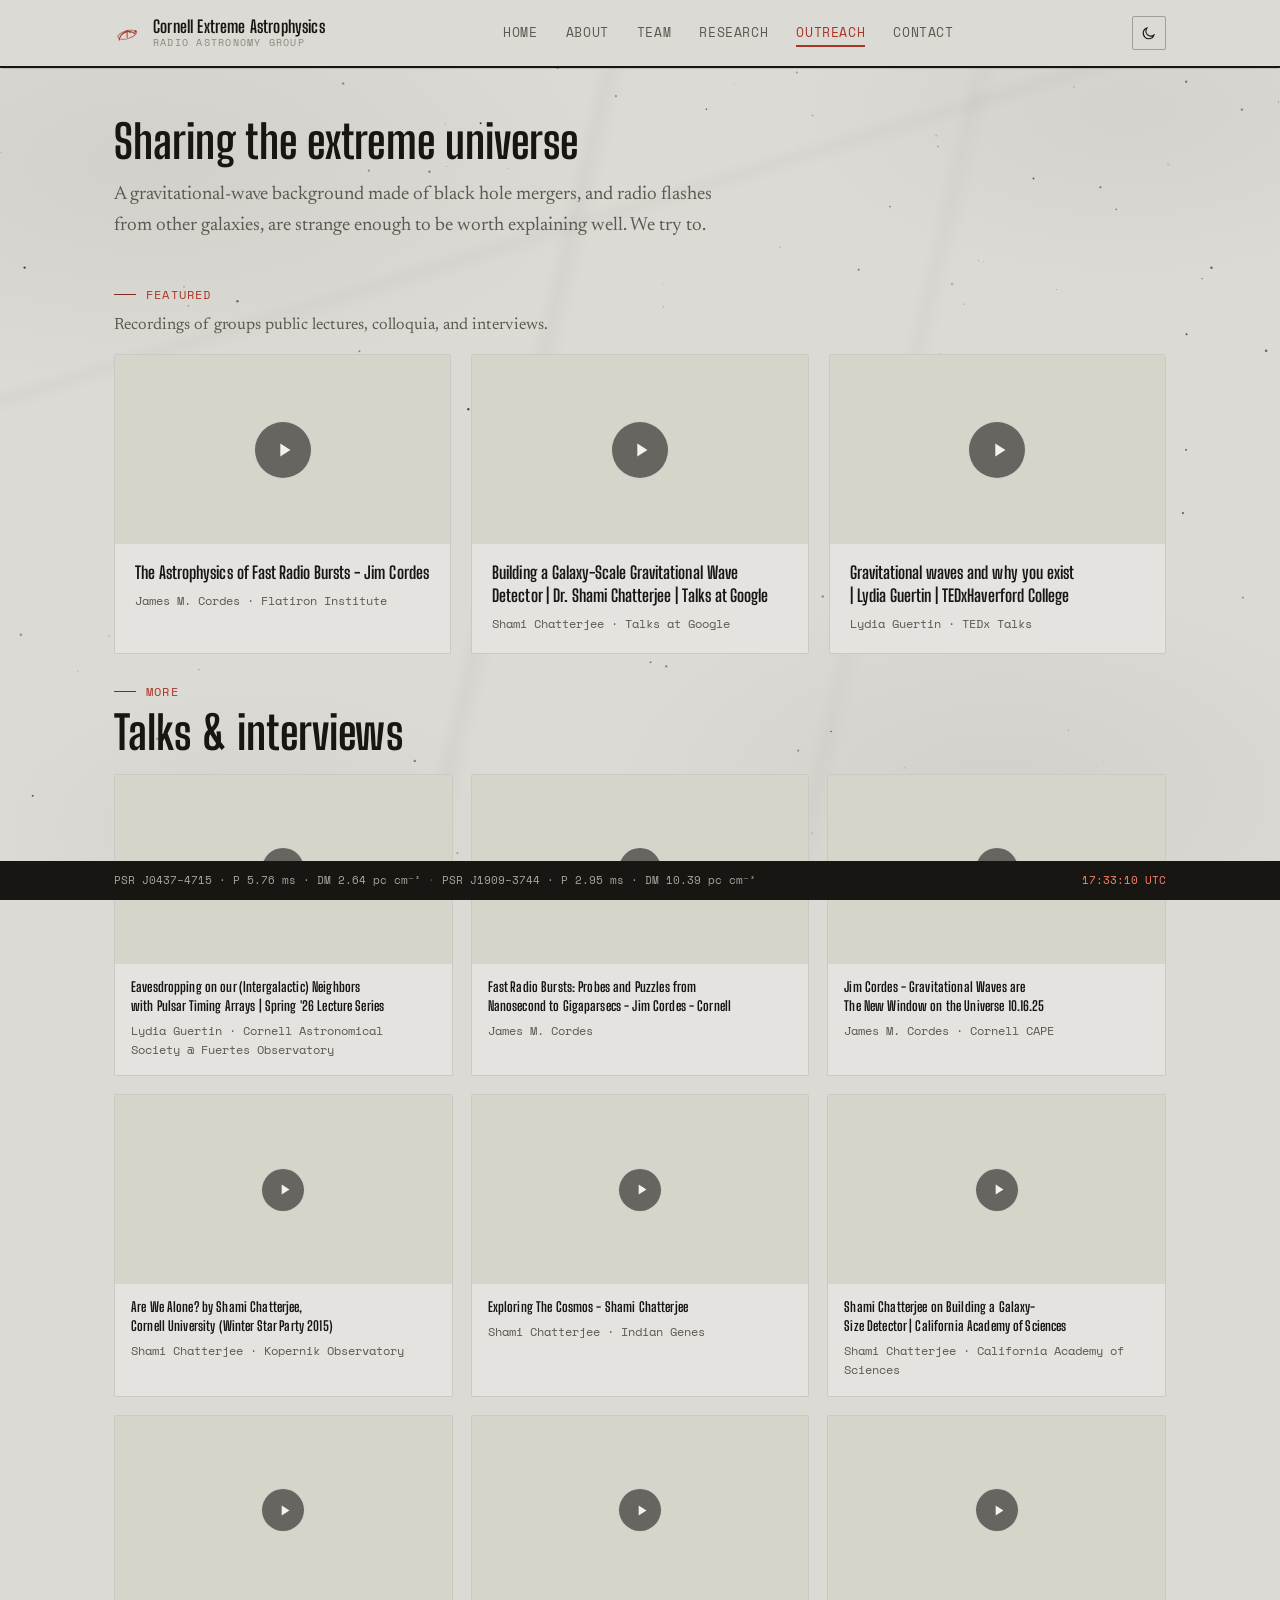
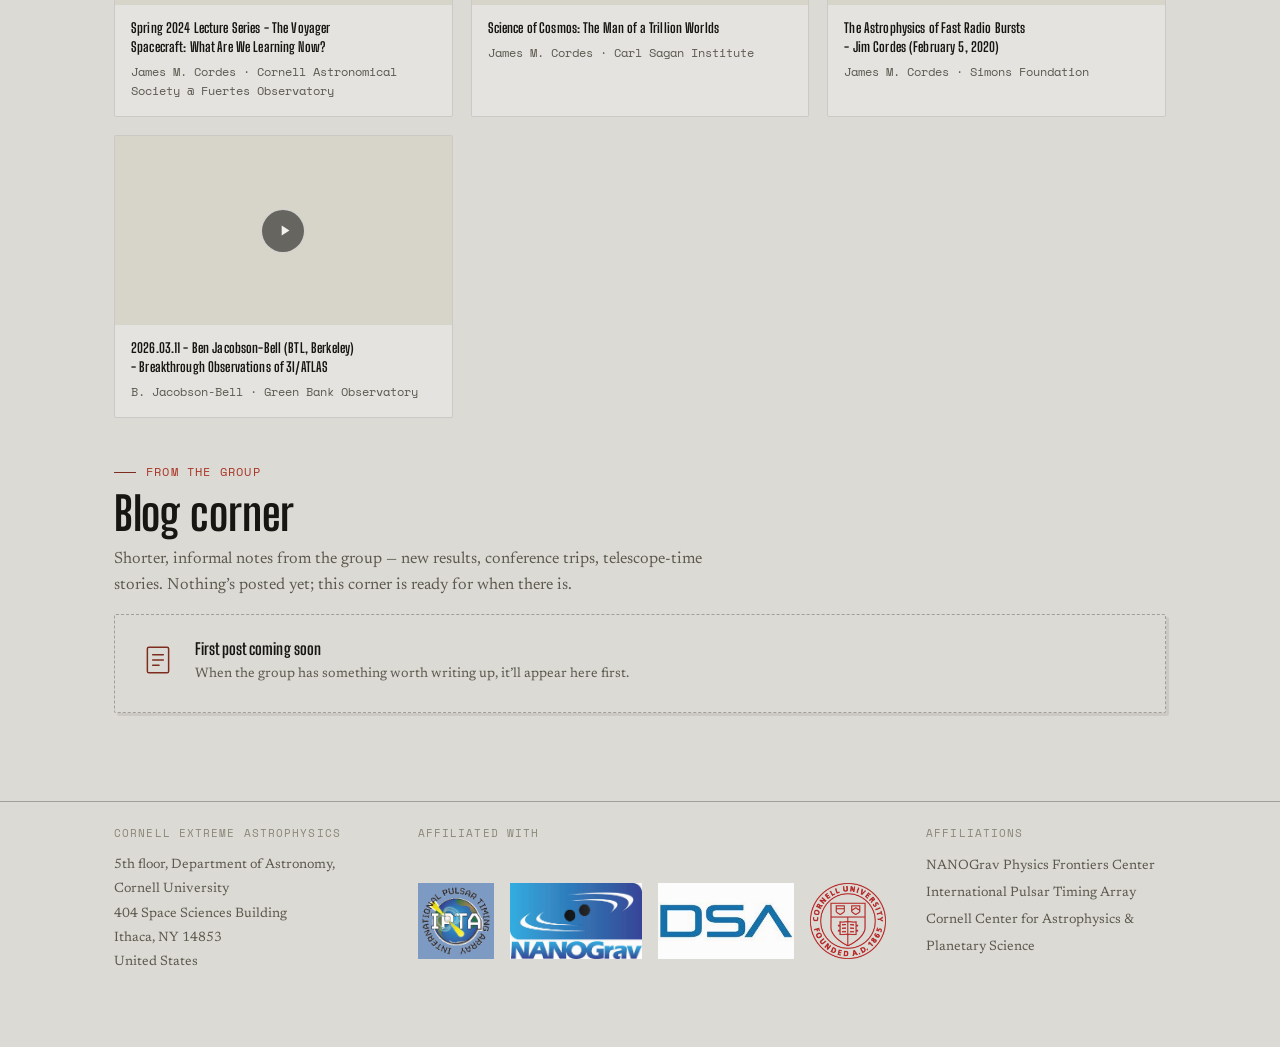
<file: outreach.html>
<!doctype html>
<html lang="en">
<head>
<meta charset="UTF-8">
<meta name="viewport" content="width=device-width, initial-scale=1">
<script>(function(){try{if(localStorage.getItem('ceag-theme')==='dark'){document.documentElement.setAttribute('data-theme','dark');}}catch(e){}})();</script>
<title>Outreach &mdash; Cornell Extreme Astrophysics</title>
<link rel="preconnect" href="https://fonts.googleapis.com">
<link rel="preconnect" href="https://fonts.gstatic.com" crossorigin>
<link href="https://fonts.googleapis.com/css2?family=Big+Shoulders+Display:wght@600;700;800&family=Newsreader:ital,opsz,wght@0,6..72,400;0,6..72,500;0,6..72,600;1,6..72,500&family=Space+Mono:wght@400;700&family=Fraunces:ital,opsz,wght@0,9..144,340;0,9..144,440;0,9..144,560;1,9..144,440&family=Source+Sans+3:wght@400;500;600;700&family=IBM+Plex+Mono:wght@400;500;600&display=swap" rel="stylesheet">
<link rel="stylesheet" href="style.css">
<style>
  .blog-empty{ display:flex; gap:20px; align-items:flex-start; padding: 26px; border:1px dashed var(--line-strong); background:transparent; }
  .blog-empty svg{ width:34px; height:34px; flex:none; color:var(--signal-dim); margin-top:2px; }
  .blog-empty h3{ font-size:16px; color:var(--starlight); margin-bottom:6px; }
  .blog-empty p{ font-size:13.6px; color:var(--text-dim); line-height:1.6; }

  .video-featured-grid{ display:grid; grid-template-columns:repeat(3,1fr); gap:20px; }
  .video-grid{ display:grid; grid-template-columns:repeat(3,1fr); gap:18px; }
  @media (max-width:900px){ .video-featured-grid{ grid-template-columns:1fr; } .video-grid{ grid-template-columns:repeat(2,1fr); } }
  @media (max-width:560px){ .video-grid{ grid-template-columns:1fr; } }

  .video-feature, .video-card{
    background: var(--card-bg); border:1px solid var(--line, var(--btn-border-color));
    border-radius: var(--radius-m); overflow:hidden; display:flex; flex-direction:column;
  }
  .video-frame{
    position:relative; width:100%; aspect-ratio:16/9; background-size:cover; background-position:center;
    background-color: var(--panel-raised); cursor:pointer; flex:none;
  }
  .video-frame iframe{ position:absolute; inset:0; width:100%; height:100%; border:0; }
  .video-play{
    position:absolute; top:50%; left:50%; transform:translate(-50%,-50%);
    width:58px; height:58px; border-radius:50%; border:1px solid rgba(255,255,255,0.7);
    background: rgba(10,10,8,0.55); color:#f3f2ec; display:flex; align-items:center; justify-content:center;
    cursor:pointer; transition: background .15s ease, transform .15s ease, border-color .15s ease;
  }
  .video-play svg{ width:22px; height:22px; margin-left:3px; }
  .video-frame:hover .video-play{ background: var(--signal); border-color: var(--signal); transform:translate(-50%,-50%) scale(1.06); }
  .video-card .video-play{ width:44px; height:44px; }
  .video-card .video-play svg{ width:17px; height:17px; }
  .video-frame.is-playing .video-play{ display:none; }

  .video-meta{ padding:18px 20px 20px; }
  .video-card .video-meta{ padding:14px 16px 16px; }
  .video-feature h3{ font-size:17px; line-height:1.35; color:var(--starlight); margin-bottom:6px; }
  .video-card h4{ font-size:13.5px; line-height:1.4; font-family:var(--font-display); font-weight:700; letter-spacing:0.01em; color:var(--starlight); margin-bottom:5px; }
  .video-meta .meta{ font-size:12px; color:var(--text-dim); font-family:var(--font-mono, monospace); }
  .video-title-link{ color:inherit; text-decoration:none; }
  .video-title-link:hover{ color:var(--signal); text-decoration:underline; }
</style>
</head>
<body data-page="outreach">
<div id="bgfield"></div>
<canvas id="stars"></canvas>
<div class="nebula n1"></div>
<div class="nebula n2"></div>
<div class="nebula n3"></div>


<nav class="site-nav">
  <div class="wrap">
    <a href="index.html" class="brand">
      <svg viewBox="0 0 32 32" fill="none" stroke="currentColor" stroke-width="1.3" style="color:var(--signal)">
        <ellipse cx="15" cy="18" rx="11" ry="4.4" transform="rotate(-16 15 18)" opacity="0.55"></ellipse>
        <circle cx="24.6" cy="14.2" r="1.4" fill="currentColor" stroke="none"></circle>
        <path d="M6 24 A11 11 0 0 1 24 17" stroke-linecap="round"></path>
        <path d="M15 21 L15 13 M11.5 15.5 L15 13 L18.5 15.5" stroke-linecap="round" stroke-linejoin="round" opacity="0.85"></path>
      </svg>
      <span class="brand-text">
        <span class="full">Cornell Extreme Astrophysics</span>
        <span class="sub">Radio Astronomy Group</span>
      </span>
    </a>
    <ul class="nav-links">
      <li><a href="index.html" data-nav="home">Home</a></li>
      <li><a href="about.html" data-nav="about">About</a></li>
      <li><a href="team.html" data-nav="team">Team</a></li>
      <li><a href="research.html" data-nav="research">Research</a></li>
      <li><a href="outreach.html" data-nav="outreach">Outreach</a></li>
      <li><a href="contact.html" data-nav="contact">Contact</a></li>
    </ul>
      <div class="nav-controls">
        <button class="theme-toggle" aria-label="Toggle dark mode">
          <svg class="icon-moon" viewBox="0 0 24 24" fill="none" stroke="currentColor" stroke-width="1.6"><path d="M20 14.5A8.5 8.5 0 1 1 9.5 4a7 7 0 0 0 10.5 10.5Z" stroke-linecap="round" stroke-linejoin="round"></path></svg>
          <svg class="icon-sun" viewBox="0 0 24 24" fill="none" stroke="currentColor" stroke-width="1.6"><circle cx="12" cy="12" r="4.2"></circle><path d="M12 3v2.2M12 18.8V21M21 12h-2.2M5.2 12H3M18.1 5.9l-1.5 1.5M7.4 16.6l-1.5 1.5M18.1 18.1l-1.5-1.5M7.4 7.4 5.9 5.9" stroke-linecap="round"></path></svg>
        </button>
    <button class="nav-toggle" aria-label="Toggle navigation" aria-expanded="false">
      <svg viewBox="0 0 24 24" fill="none" stroke="currentColor" stroke-width="1.8"><path d="M3 6h18M3 12h18M3 18h18" stroke-linecap="round"></path></svg>
    </button>
      </div>
  </div>
</nav>

<main>
  <section class="hero" style="padding-bottom:0;">
    <div class="wrap">
      <!-- <p class="eyebrow">Outreach</p> -->
      <h2 style="margin-top:14px; font-size:clamp(30px,3.8vw,46px); color:var(--starlight);">Sharing the extreme universe</h2>
      <p class="dek" style="margin-top:14px;">A gravitational-wave background made of black hole mergers, and radio flashes from other galaxies, are strange enough to be worth explaining well. We try to.</p>
    </div>
  </section>

  <section class="wrap" id="talks">
    <div class="section-head" data-observe>
      <p class="eyebrow">Featured</p>
      <!-- <h2>Recent talks</h2> -->
      <p class="lede">Recordings of groups public lectures, colloquia, and interviews.</p>
    </div>
    <!-- VIDEOS:FEATURED:START -->
    <div class="video-featured-grid" data-observe>
      <div class="video-feature" data-video-id="Ff0b8hrM4G0" data-embeddable="true">
        <div class="video-frame" style="background-image:url('https://i.ytimg.com/vi/Ff0b8hrM4G0/hqdefault.jpg')">
          <button class="video-play" type="button" aria-label="Play video">
            <svg viewBox="0 0 24 24" fill="currentColor"><path d="M8 5v14l11-7z"></path></svg>
          </button>
        </div>
        <div class="video-meta">
          <h3><a class="video-title-link" href="https://www.youtube.com/watch?v=Ff0b8hrM4G0" target="_blank" rel="noopener">Gravitational waves and why you exist | Lydia Guertin | TEDxHaverford College</a></h3>
          <p class="meta">Lydia Guertin &middot; TEDx Talks</p>
        </div>
      </div>
      <div class="video-feature" data-video-id="R_vcczQrKaM" data-embeddable="true">
        <div class="video-frame" style="background-image:url('https://i.ytimg.com/vi/R_vcczQrKaM/hqdefault.jpg')">
          <button class="video-play" type="button" aria-label="Play video">
            <svg viewBox="0 0 24 24" fill="currentColor"><path d="M8 5v14l11-7z"></path></svg>
          </button>
        </div>
        <div class="video-meta">
          <h3><a class="video-title-link" href="https://www.youtube.com/watch?v=R_vcczQrKaM" target="_blank" rel="noopener">Eavesdropping on our (Intergalactic) Neighbors with Pulsar Timing Arrays | Spring &rsquo;26 Lecture Series</a></h3>
          <p class="meta">Cornell Astronomical Society @ Fuertes Observatory</p>
        </div>
      </div>
      <div class="video-feature" data-video-id="nzSvlPPr3pk" data-embeddable="true">
        <div class="video-frame" style="background-image:url('https://i.ytimg.com/vi/nzSvlPPr3pk/hqdefault.jpg')">
          <button class="video-play" type="button" aria-label="Play video">
            <svg viewBox="0 0 24 24" fill="currentColor"><path d="M8 5v14l11-7z"></path></svg>
          </button>
        </div>
        <div class="video-meta">
          <h3><a class="video-title-link" href="https://www.youtube.com/watch?v=nzSvlPPr3pk" target="_blank" rel="noopener">The Astrophysics of Fast Radio Bursts</a></h3>
          <p class="meta">James M. Cordes &middot; Flatiron Institute</p>
        </div>
      </div>
    </div>
    <!-- VIDEOS:FEATURED:END -->

    <div class="section-head" style="margin-top:28px;" data-observe>
      <p class="eyebrow">More</p>
      <h2>Talks &amp; interviews</h2>
    </div>
    <!-- VIDEOS:GRID:START -->
    <div class="video-grid" data-observe>
      <div class="video-card" data-video-id="oAAdmqHJV8g" data-embeddable="false" data-video-url="https://www.youtube.com/watch?v=oAAdmqHJV8g">
        <div class="video-frame" style="background-image:url('https://i.ytimg.com/vi/oAAdmqHJV8g/hqdefault.jpg')">
          <button class="video-play" type="button" aria-label="Watch on YouTube">
            <svg viewBox="0 0 24 24" fill="currentColor"><path d="M8 5v14l11-7z"></path></svg>
          </button>
        </div>
        <div class="video-meta">
          <h4><a class="video-title-link" href="https://www.youtube.com/watch?v=oAAdmqHJV8g" target="_blank" rel="noopener">Fast Radio Bursts: Probes and Puzzles from Nanosecond to Gigaparsecs</a></h4>
          <p class="meta">James M. Cordes &middot; opens on YouTube</p>
        </div>
      </div>
      <div class="video-card" data-video-id="RfbP4Xw1_NM" data-embeddable="true">
        <div class="video-frame" style="background-image:url('https://i.ytimg.com/vi/RfbP4Xw1_NM/hqdefault.jpg')">
          <button class="video-play" type="button" aria-label="Play video">
            <svg viewBox="0 0 24 24" fill="currentColor"><path d="M8 5v14l11-7z"></path></svg>
          </button>
        </div>
        <div class="video-meta">
          <h4><a class="video-title-link" href="https://www.youtube.com/watch?v=RfbP4Xw1_NM" target="_blank" rel="noopener">Gravitational Waves are the New Window on the Universe</a></h4>
          <p class="meta">James M. Cordes &middot; Cornell CAPE</p>
        </div>
      </div>
      <div class="video-card" data-video-id="FonXhgeCScc" data-embeddable="true">
        <div class="video-frame" style="background-image:url('https://i.ytimg.com/vi/FonXhgeCScc/hqdefault.jpg')">
          <button class="video-play" type="button" aria-label="Play video">
            <svg viewBox="0 0 24 24" fill="currentColor"><path d="M8 5v14l11-7z"></path></svg>
          </button>
        </div>
        <div class="video-meta">
          <h4><a class="video-title-link" href="https://www.youtube.com/watch?v=FonXhgeCScc" target="_blank" rel="noopener">Are We Alone? (Winter Star Party 2015)</a></h4>
          <p class="meta">Shami Chatterjee &middot; Kopernik Observatory</p>
        </div>
      </div>
      <div class="video-card" data-video-id="VjgPkds1UIo" data-embeddable="true">
        <div class="video-frame" style="background-image:url('https://i.ytimg.com/vi/VjgPkds1UIo/hqdefault.jpg')">
          <button class="video-play" type="button" aria-label="Play video">
            <svg viewBox="0 0 24 24" fill="currentColor"><path d="M8 5v14l11-7z"></path></svg>
          </button>
        </div>
        <div class="video-meta">
          <h4><a class="video-title-link" href="https://www.youtube.com/watch?v=VjgPkds1UIo" target="_blank" rel="noopener">Exploring the Cosmos</a></h4>
          <p class="meta">Shami Chatterjee</p>
        </div>
      </div>
      <div class="video-card" data-video-id="p_EqX6R6Crk" data-embeddable="true">
        <div class="video-frame" style="background-image:url('https://i.ytimg.com/vi/p_EqX6R6Crk/hqdefault.jpg')">
          <button class="video-play" type="button" aria-label="Play video">
            <svg viewBox="0 0 24 24" fill="currentColor"><path d="M8 5v14l11-7z"></path></svg>
          </button>
        </div>
        <div class="video-meta">
          <h4><a class="video-title-link" href="https://www.youtube.com/watch?v=p_EqX6R6Crk" target="_blank" rel="noopener">Building a Galaxy-Size Detector</a></h4>
          <p class="meta">Shami Chatterjee &middot; California Academy of Sciences</p>
        </div>
      </div>
      <div class="video-card" data-video-id="taeABpFjjQg" data-embeddable="true">
        <div class="video-frame" style="background-image:url('https://i.ytimg.com/vi/taeABpFjjQg/hqdefault.jpg')">
          <button class="video-play" type="button" aria-label="Play video">
            <svg viewBox="0 0 24 24" fill="currentColor"><path d="M8 5v14l11-7z"></path></svg>
          </button>
        </div>
        <div class="video-meta">
          <h4><a class="video-title-link" href="https://www.youtube.com/watch?v=taeABpFjjQg" target="_blank" rel="noopener">Building a Galaxy-Scale Gravitational Wave Detector</a></h4>
          <p class="meta">Shami Chatterjee &middot; Talks at Google</p>
        </div>
      </div>
      <div class="video-card" data-video-id="zV6DL-EHSUQ" data-embeddable="true">
        <div class="video-frame" style="background-image:url('https://i.ytimg.com/vi/zV6DL-EHSUQ/hqdefault.jpg')">
          <button class="video-play" type="button" aria-label="Play video">
            <svg viewBox="0 0 24 24" fill="currentColor"><path d="M8 5v14l11-7z"></path></svg>
          </button>
        </div>
        <div class="video-meta">
          <h4><a class="video-title-link" href="https://www.youtube.com/watch?v=zV6DL-EHSUQ" target="_blank" rel="noopener">Spring 2024 Lecture Series &mdash; The Voyager Spacecraft: What Are We Learning Now?</a></h4>
          <p class="meta">Cornell Astronomical Society @ Fuertes Observatory</p>
        </div>
      </div>
      <div class="video-card" data-video-id="VXQBJL7IR6I" data-embeddable="true">
        <div class="video-frame" style="background-image:url('https://i.ytimg.com/vi/VXQBJL7IR6I/hqdefault.jpg')">
          <button class="video-play" type="button" aria-label="Play video">
            <svg viewBox="0 0 24 24" fill="currentColor"><path d="M8 5v14l11-7z"></path></svg>
          </button>
        </div>
        <div class="video-meta">
          <h4><a class="video-title-link" href="https://www.youtube.com/watch?v=VXQBJL7IR6I" target="_blank" rel="noopener">Science of Cosmos: The Man of a Trillion Worlds</a></h4>
          <p class="meta">Carl Sagan Institute</p>
        </div>
      </div>
      <div class="video-card" data-video-id="fPEewlxpD_c" data-embeddable="true">
        <div class="video-frame" style="background-image:url('https://i.ytimg.com/vi/fPEewlxpD_c/hqdefault.jpg')">
          <button class="video-play" type="button" aria-label="Play video">
            <svg viewBox="0 0 24 24" fill="currentColor"><path d="M8 5v14l11-7z"></path></svg>
          </button>
        </div>
        <div class="video-meta">
          <h4><a class="video-title-link" href="https://www.youtube.com/watch?v=fPEewlxpD_c" target="_blank" rel="noopener">The Astrophysics of Fast Radio Bursts (Feb 5, 2020)</a></h4>
          <p class="meta">James M. Cordes &middot; Simons Foundation</p>
        </div>
      </div>
      <div class="video-card" data-video-id="eml6lBrVMK8" data-embeddable="true">
        <div class="video-frame" style="background-image:url('https://i.ytimg.com/vi/eml6lBrVMK8/hqdefault.jpg')">
          <button class="video-play" type="button" aria-label="Play video">
            <svg viewBox="0 0 24 24" fill="currentColor"><path d="M8 5v14l11-7z"></path></svg>
          </button>
        </div>
        <div class="video-meta">
          <h4><a class="video-title-link" href="https://www.youtube.com/watch?v=eml6lBrVMK8" target="_blank" rel="noopener">Ben Jacobson-Bell (BTL, Berkeley) &mdash; Breakthrough Observations of 3I/ATLAS</a></h4>
          <p class="meta">B. Jacobson-Bell &middot; Green Bank Observatory</p>
        </div>
      </div>
    </div>
    <!-- VIDEOS:GRID:END -->
  </section>

  <section class="wrap" id="blog" style="padding-top:0;">
    <div class="section-head" data-observe>
      <p class="eyebrow">From the group</p>
      <h2>Blog corner</h2>
      <p class="lede">Shorter, informal notes from the group &mdash; new results, conference trips, telescope-time stories. Nothing&rsquo;s posted yet; this corner is ready for when there is.</p>
    </div>
    <div class="blog-empty card" data-observe>
      <svg viewBox="0 0 32 32" fill="none" stroke="currentColor" stroke-width="1.4"><rect x="6" y="4" width="20" height="24" rx="1.5"></rect><path d="M11 11h10M11 16h10M11 21h6" stroke-linecap="round"></path></svg>
      <div>
        <h3>First post coming soon</h3>
        <p>When the group has something worth writing up, it&rsquo;ll appear here first.</p>
      </div>
    </div>
  </section>
</main>

<footer class="site-footer">
  <div class="wrap footer-main">
    <div class="footer-grid">
      <div>
        <h4>Cornell Extreme Astrophysics</h4>
        <p style="color:var(--text-dim); font-size:13.5px; line-height:1.8; max-width:34ch;">5th floor, Department of Astronomy, Cornell University<br>404 Space Sciences Building<br>Ithaca, NY 14853<br>United States</p>
      </div>
      <div>
       <h4>Affiliated with</h4>
        <div class="aff-logos">
          <span class="aff-logo"><img src="logos/ipta.png" alt="International Pulsar Timing Array" loading="lazy" onerror="this.style.display='none'; this.nextElementSibling.style.display='flex';"><span class="aff-logo-fallback">IPTA</span></span>
          <span class="aff-logo"><img src="logos/nanograv.png" alt="NANOGrav" loading="lazy" onerror="this.style.display='none'; this.nextElementSibling.style.display='flex';"><span class="aff-logo-fallback">NANOGrav</span></span>
          <span class="aff-logo"><img src="logos/dsa.png" alt="Deep Synoptic Array" loading="lazy" onerror="this.style.display='none'; this.nextElementSibling.style.display='flex';"><span class="aff-logo-fallback">DSA</span></span>
          <span class="aff-logo"><img src="logos/cornell.png" alt="Cornell University" loading="lazy" onerror="this.style.display='none'; this.nextElementSibling.style.display='flex'; opacity:1.0;"> <span class="aff-logo-fallback">Cornell</span></span>
        </div>
      </div>
      <div>
        <h4>Affiliations</h4>
        <p>NANOGrav Physics Frontiers Center</p>
        <p>International Pulsar Timing Array</p>
        <p>Cornell Center for Astrophysics &amp; Planetary Science</p>
      </div>
    </div>
  </div>
</footer>

<div class="signal-strip">
  <div class="wrap">
    <span class="specimen">PSR J0437&minus;4715 &middot; P 5.76&nbsp;ms &middot; DM 2.64&nbsp;pc&nbsp;cm&#8315;&sup3; <span class="dot">&middot;</span> PSR J1909&minus;3744 &middot; P 2.95&nbsp;ms &middot; DM 10.39&nbsp;pc&nbsp;cm&#8315;&sup3;</span>
    <span class="clock" data-utc-clock>00:00:00 UTC</span>
  </div>
</div>
<script src="script.js"></script>
</body>
</html>
</file>
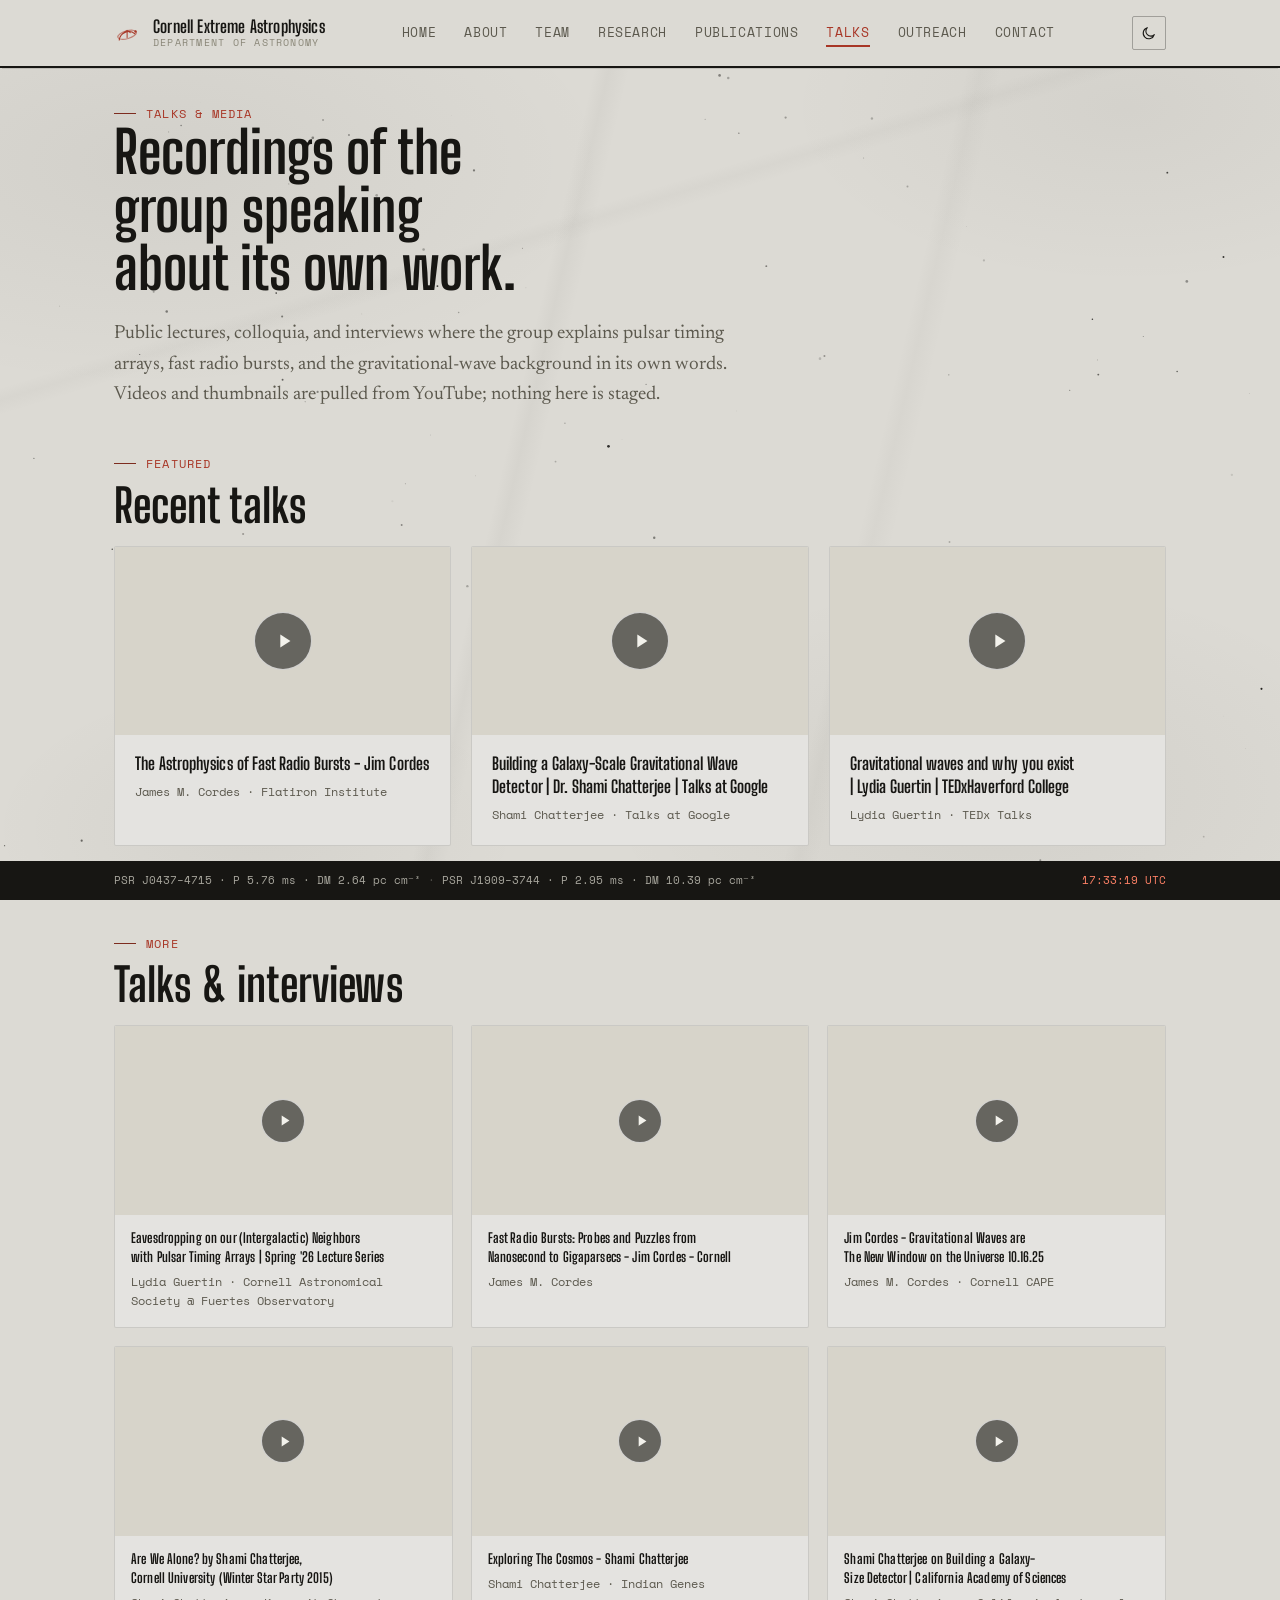
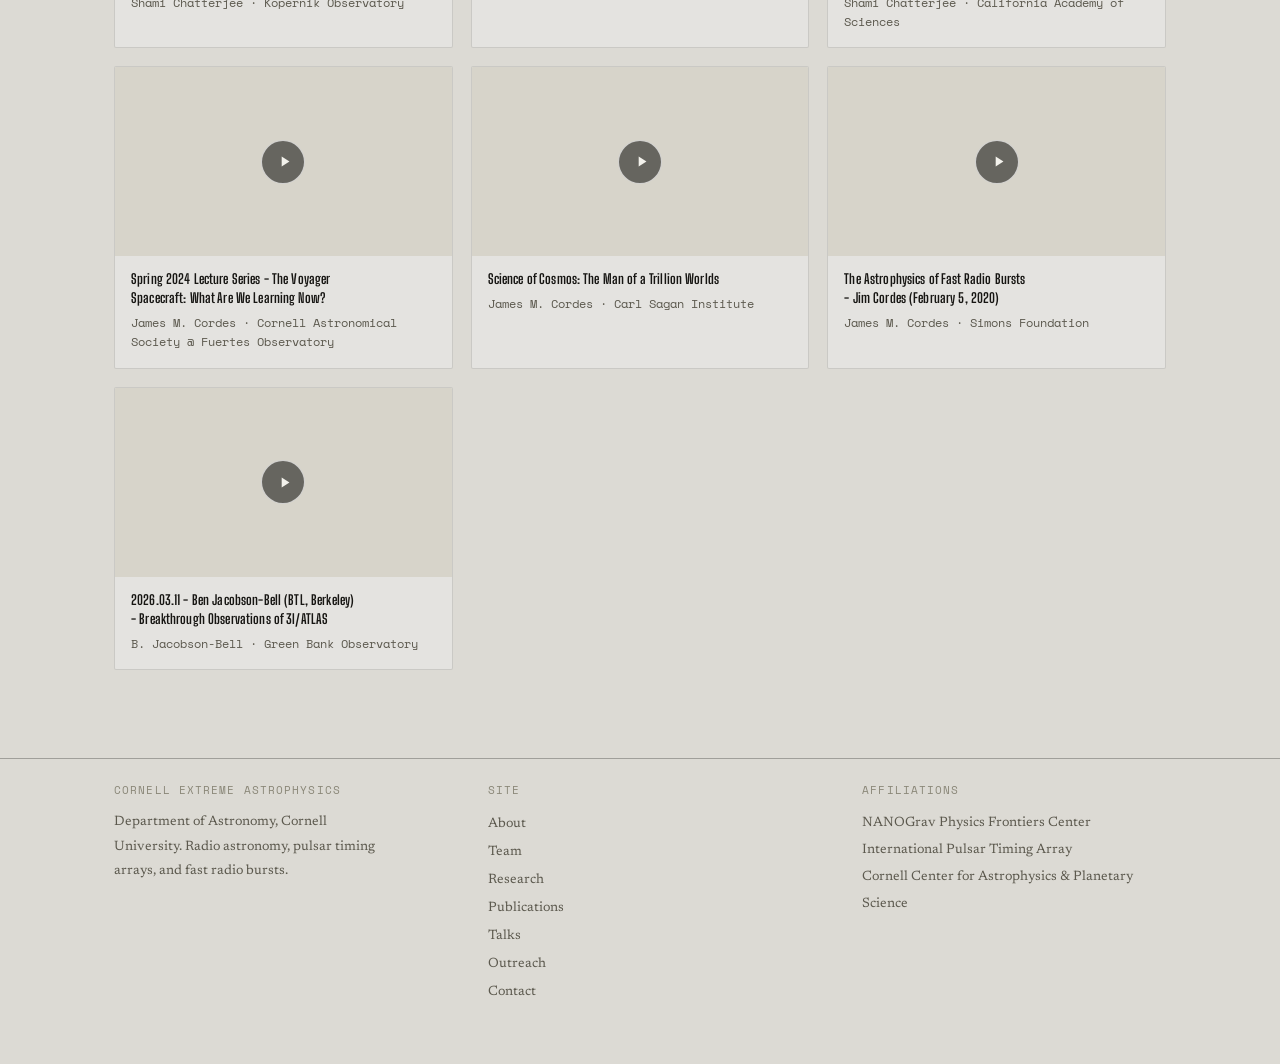
<file: talks.html>
<!doctype html>
<html lang="en">
<head>
<meta charset="UTF-8">
<meta name="viewport" content="width=device-width, initial-scale=1">
<script>(function(){try{if(localStorage.getItem('ceag-theme')==='dark'){document.documentElement.setAttribute('data-theme','dark');}}catch(e){}})();</script>
<title>Talks &amp; Media &mdash; Cornell Extreme Astrophysics</title>
<link rel="preconnect" href="https://fonts.googleapis.com">
<link rel="preconnect" href="https://fonts.gstatic.com" crossorigin>
<link href="https://fonts.googleapis.com/css2?family=Big+Shoulders+Display:wght@600;700;800&family=Newsreader:ital,opsz,wght@0,6..72,400;0,6..72,500;0,6..72,600;1,6..72,500&family=Space+Mono:wght@400;700&family=Fraunces:ital,opsz,wght@0,9..144,340;0,9..144,440;0,9..144,560;1,9..144,440&family=Source+Sans+3:wght@400;500;600;700&display=swap" rel="stylesheet">
<link rel="stylesheet" href="style.css">
<style>
  .video-featured-grid{ display:grid; grid-template-columns:repeat(3,1fr); gap:20px; }
  .video-grid{ display:grid; grid-template-columns:repeat(3,1fr); gap:18px; }
  @media (max-width:900px){ .video-featured-grid{ grid-template-columns:1fr; } .video-grid{ grid-template-columns:repeat(2,1fr); } }
  @media (max-width:560px){ .video-grid{ grid-template-columns:1fr; } }

  .video-feature, .video-card{
    background: var(--card-bg); border:1px solid var(--line, var(--btn-border-color));
    border-radius: var(--radius-m); overflow:hidden; display:flex; flex-direction:column;
  }
  .video-frame{
    position:relative; width:100%; aspect-ratio:16/9; background-size:cover; background-position:center;
    background-color: var(--panel-raised); cursor:pointer; flex:none;
  }
  .video-frame iframe{ position:absolute; inset:0; width:100%; height:100%; border:0; }
  .video-play{
    position:absolute; top:50%; left:50%; transform:translate(-50%,-50%);
    width:58px; height:58px; border-radius:50%; border:1px solid rgba(255,255,255,0.7);
    background: rgba(10,10,8,0.55); color:#f3f2ec; display:flex; align-items:center; justify-content:center;
    cursor:pointer; transition: background .15s ease, transform .15s ease, border-color .15s ease;
  }
  .video-play svg{ width:22px; height:22px; margin-left:3px; }
  .video-frame:hover .video-play{ background: var(--signal); border-color: var(--signal); transform:translate(-50%,-50%) scale(1.06); }
  .video-card .video-play{ width:44px; height:44px; }
  .video-card .video-play svg{ width:17px; height:17px; }
  .video-frame.is-playing .video-play{ display:none; }

  .video-meta{ padding:18px 20px 20px; }
  .video-card .video-meta{ padding:14px 16px 16px; }
  .video-feature h3{ font-size:17px; line-height:1.35; color:var(--starlight); margin-bottom:6px; }
  .video-card h4{ font-size:13.5px; line-height:1.4; font-family:var(--font-display); font-weight:700; letter-spacing:0.01em; color:var(--starlight); margin-bottom:5px; }
  .video-meta .meta{ font-size:12px; color:var(--text-dim); font-family:var(--font-mono, monospace); }
</style>
</head>
<body data-page="talks">
<div id="bgfield"></div>
<canvas id="stars"></canvas>
<div class="nebula n1"></div>
<div class="nebula n2"></div>
<div class="nebula n3"></div>


<nav class="site-nav">
  <div class="wrap">
    <a href="index.html" class="brand">
      <svg viewBox="0 0 32 32" fill="none" stroke="currentColor" stroke-width="1.3" style="color:var(--signal)">
        <ellipse cx="15" cy="18" rx="11" ry="4.4" transform="rotate(-16 15 18)" opacity="0.55"></ellipse>
        <circle cx="24.6" cy="14.2" r="1.4" fill="currentColor" stroke="none"></circle>
        <path d="M6 24 A11 11 0 0 1 24 17" stroke-linecap="round"></path>
        <path d="M15 21 L15 13 M11.5 15.5 L15 13 L18.5 15.5" stroke-linecap="round" stroke-linejoin="round" opacity="0.85"></path>
      </svg>
      <span class="brand-text">
        <span class="full">Cornell Extreme Astrophysics</span>
        <span class="sub">Department of Astronomy</span>
      </span>
    </a>
    <ul class="nav-links">
      <li><a href="index.html" data-nav="home">Home</a></li>
      <li><a href="about.html" data-nav="about">About</a></li>
      <li><a href="team.html" data-nav="team">Team</a></li>
      <li><a href="research.html" data-nav="research">Research</a></li>
      <li><a href="publications.html" data-nav="publications">Publications</a></li>
      <li><a href="talks.html" data-nav="talks">Talks</a></li>
      <li><a href="outreach.html" data-nav="outreach">Outreach</a></li>
      <li><a href="contact.html" data-nav="contact">Contact</a></li>
    </ul>
      <div class="nav-controls">
        <button class="theme-toggle" aria-label="Toggle dark mode">
          <svg class="icon-moon" viewBox="0 0 24 24" fill="none" stroke="currentColor" stroke-width="1.6"><path d="M20 14.5A8.5 8.5 0 1 1 9.5 4a7 7 0 0 0 10.5 10.5Z" stroke-linecap="round" stroke-linejoin="round"></path></svg>
          <svg class="icon-sun" viewBox="0 0 24 24" fill="none" stroke="currentColor" stroke-width="1.6"><circle cx="12" cy="12" r="4.2"></circle><path d="M12 3v2.2M12 18.8V21M21 12h-2.2M5.2 12H3M18.1 5.9l-1.5 1.5M7.4 16.6l-1.5 1.5M18.1 18.1l-1.5-1.5M7.4 7.4 5.9 5.9" stroke-linecap="round"></path></svg>
        </button>
    <button class="nav-toggle" aria-label="Toggle navigation" aria-expanded="false">
      <svg viewBox="0 0 24 24" fill="none" stroke="currentColor" stroke-width="1.8"><path d="M3 6h18M3 12h18M3 18h18" stroke-linecap="round"></path></svg>
    </button>
      </div>
  </div>
</nav>

<main>
  <section class="hero" style="padding-bottom:0;">
    <div class="wrap">
      <p class="eyebrow">Talks &amp; media</p>
      <h1 style="font-size:clamp(34px,5vw,58px); max-width:19ch;">Recordings of the group speaking about its own work.</h1>
      <p class="dek">Public lectures, colloquia, and interviews where the group explains pulsar timing arrays, fast radio bursts, and the gravitational-wave background in its own words. Videos and thumbnails are pulled from YouTube; nothing here is staged.</p>
    </div>
  </section>

  <section class="wrap">
    <div class="section-head" data-observe>
      <p class="eyebrow">Featured</p>
      <h2>Recent talks</h2>
    </div>
    <!-- VIDEOS:FEATURED:START -->
    <div class="video-featured-grid" data-observe>
      <div class="video-feature" data-video-id="Ff0b8hrM4G0" data-embeddable="true">
        <div class="video-frame" style="background-image:url('https://i.ytimg.com/vi/Ff0b8hrM4G0/hqdefault.jpg')">
          <button class="video-play" type="button" aria-label="Play video">
            <svg viewBox="0 0 24 24" fill="currentColor"><path d="M8 5v14l11-7z"></path></svg>
          </button>
        </div>
        <div class="video-meta">
          <h3>Gravitational waves and why you exist | Lydia Guertin | TEDxHaverford College</h3>
          <p class="meta">Lydia Guertin &amp;middot; TEDx Talks</p>
        </div>
      </div>
      <div class="video-feature" data-video-id="R_vcczQrKaM" data-embeddable="true">
        <div class="video-frame" style="background-image:url('https://i.ytimg.com/vi/R_vcczQrKaM/hqdefault.jpg')">
          <button class="video-play" type="button" aria-label="Play video">
            <svg viewBox="0 0 24 24" fill="currentColor"><path d="M8 5v14l11-7z"></path></svg>
          </button>
        </div>
        <div class="video-meta">
          <h3>Eavesdropping on our (Intergalactic) Neighbors with Pulsar Timing Arrays | Spring '26 Lecture Series</h3>
          <p class="meta">Cornell Astronomical Society @ Fuertes Observatory</p>
        </div>
      </div>
      <div class="video-feature" data-video-id="nzSvlPPr3pk" data-embeddable="true">
        <div class="video-frame" style="background-image:url('https://i.ytimg.com/vi/nzSvlPPr3pk/hqdefault.jpg')">
          <button class="video-play" type="button" aria-label="Play video">
            <svg viewBox="0 0 24 24" fill="currentColor"><path d="M8 5v14l11-7z"></path></svg>
          </button>
        </div>
        <div class="video-meta">
          <h3>The Astrophysics of Fast Radio Bursts - Jim Cordes</h3>
          <p class="meta">James M. Cordes &amp;middot; Flatiron Institute</p>
        </div>
      </div>
    </div>
    <!-- VIDEOS:FEATURED:END -->
  </section>

  <section class="wrap">
    <div class="section-head" data-observe>
      <p class="eyebrow">More</p>
      <h2>Talks &amp; interviews</h2>
    </div>
    <!-- VIDEOS:GRID:START -->
    <div class="video-grid" data-observe>
      <div class="video-card" data-video-id="oAAdmqHJV8g" data-embeddable="false">
        <div class="video-frame" style="background-image:url('https://i.ytimg.com/vi/oAAdmqHJV8g/hqdefault.jpg')">
          <button class="video-play" type="button" aria-label="Play video">
            <svg viewBox="0 0 24 24" fill="currentColor"><path d="M8 5v14l11-7z"></path></svg>
          </button>
        </div>
        <div class="video-meta">
          <h4>Watch on YouTube</h4>
          <p class="meta">YouTube</p>
        </div>
      </div>
      <div class="video-card" data-video-id="RfbP4Xw1_NM" data-embeddable="true">
        <div class="video-frame" style="background-image:url('https://i.ytimg.com/vi/RfbP4Xw1_NM/hqdefault.jpg')">
          <button class="video-play" type="button" aria-label="Play video">
            <svg viewBox="0 0 24 24" fill="currentColor"><path d="M8 5v14l11-7z"></path></svg>
          </button>
        </div>
        <div class="video-meta">
          <h4>Jim Cordes- Gravitational Waves are The New Window on the Universe 10.16.25</h4>
          <p class="meta">James M. Cordes &amp;middot; Cornell CAPE</p>
        </div>
      </div>
      <div class="video-card" data-video-id="FonXhgeCScc" data-embeddable="true">
        <div class="video-frame" style="background-image:url('https://i.ytimg.com/vi/FonXhgeCScc/hqdefault.jpg')">
          <button class="video-play" type="button" aria-label="Play video">
            <svg viewBox="0 0 24 24" fill="currentColor"><path d="M8 5v14l11-7z"></path></svg>
          </button>
        </div>
        <div class="video-meta">
          <h4>Are We ALone?  by Shami Chatterjee Cornell University (Winter Star Party 2015)</h4>
          <p class="meta">Shami Chatterjee &amp;middot; Kopernik Observatory</p>
        </div>
      </div>
      <div class="video-card" data-video-id="VjgPkds1UIo" data-embeddable="true">
        <div class="video-frame" style="background-image:url('https://i.ytimg.com/vi/VjgPkds1UIo/hqdefault.jpg')">
          <button class="video-play" type="button" aria-label="Play video">
            <svg viewBox="0 0 24 24" fill="currentColor"><path d="M8 5v14l11-7z"></path></svg>
          </button>
        </div>
        <div class="video-meta">
          <h4>Exploring The Cosmos - Shami Chatterjee</h4>
          <p class="meta">Shami Chatterjee &amp;middot; Indian Genes</p>
        </div>
      </div>
      <div class="video-card" data-video-id="p_EqX6R6Crk" data-embeddable="true">
        <div class="video-frame" style="background-image:url('https://i.ytimg.com/vi/p_EqX6R6Crk/hqdefault.jpg')">
          <button class="video-play" type="button" aria-label="Play video">
            <svg viewBox="0 0 24 24" fill="currentColor"><path d="M8 5v14l11-7z"></path></svg>
          </button>
        </div>
        <div class="video-meta">
          <h4>Shami Chatterjee on Building a Galaxy-Size Detector | California Academy of Sciences</h4>
          <p class="meta">Shami Chatterjee &amp;middot; California Academy of Sciences</p>
        </div>
      </div>
      <div class="video-card" data-video-id="taeABpFjjQg" data-embeddable="true">
        <div class="video-frame" style="background-image:url('https://i.ytimg.com/vi/taeABpFjjQg/hqdefault.jpg')">
          <button class="video-play" type="button" aria-label="Play video">
            <svg viewBox="0 0 24 24" fill="currentColor"><path d="M8 5v14l11-7z"></path></svg>
          </button>
        </div>
        <div class="video-meta">
          <h4>Building a Galaxy-Scale Gravitational Wave Detector | Dr. Shami Chatterjee | Talks at Google</h4>
          <p class="meta">Shami Chatterjee &amp;middot; Talks at Google</p>
        </div>
      </div>
      <div class="video-card" data-video-id="zV6DL-EHSUQ" data-embeddable="true">
        <div class="video-frame" style="background-image:url('https://i.ytimg.com/vi/zV6DL-EHSUQ/hqdefault.jpg')">
          <button class="video-play" type="button" aria-label="Play video">
            <svg viewBox="0 0 24 24" fill="currentColor"><path d="M8 5v14l11-7z"></path></svg>
          </button>
        </div>
        <div class="video-meta">
          <h4>Spring 2024 Lecture Series - The Voyager Spacecraft: What Are We Learning Now?</h4>
          <p class="meta">Cornell Astronomical Society @ Fuertes Observatory</p>
        </div>
      </div>
      <div class="video-card" data-video-id="VXQBJL7IR6I" data-embeddable="true">
        <div class="video-frame" style="background-image:url('https://i.ytimg.com/vi/VXQBJL7IR6I/hqdefault.jpg')">
          <button class="video-play" type="button" aria-label="Play video">
            <svg viewBox="0 0 24 24" fill="currentColor"><path d="M8 5v14l11-7z"></path></svg>
          </button>
        </div>
        <div class="video-meta">
          <h4>Science of Cosmos: The Man of a Trillion Worlds</h4>
          <p class="meta">Carl Sagan Institute</p>
        </div>
      </div>
      <div class="video-card" data-video-id="fPEewlxpD_c" data-embeddable="true">
        <div class="video-frame" style="background-image:url('https://i.ytimg.com/vi/fPEewlxpD_c/hqdefault.jpg')">
          <button class="video-play" type="button" aria-label="Play video">
            <svg viewBox="0 0 24 24" fill="currentColor"><path d="M8 5v14l11-7z"></path></svg>
          </button>
        </div>
        <div class="video-meta">
          <h4>The Astrophysics of Fast Radio Bursts - Jim Cordes (February 5, 2020)</h4>
          <p class="meta">James M. Cordes &amp;middot; Simons Foundation</p>
        </div>
      </div>
      <div class="video-card" data-video-id="eml6lBrVMK8" data-embeddable="true">
        <div class="video-frame" style="background-image:url('https://i.ytimg.com/vi/eml6lBrVMK8/hqdefault.jpg')">
          <button class="video-play" type="button" aria-label="Play video">
            <svg viewBox="0 0 24 24" fill="currentColor"><path d="M8 5v14l11-7z"></path></svg>
          </button>
        </div>
        <div class="video-meta">
          <h4>2026.03.11 - Ben Jacobson-Bell (BTL, Berkeley) - Breakthrough Observations of 3I/ATLAS</h4>
          <p class="meta">B. Jacobson-Bell &amp;middot; Green Bank Observatory</p>
        </div>
      </div>
    </div>
    <!-- VIDEOS:GRID:END -->
  </section>
</main>

<footer class="site-footer">
  <div class="wrap footer-main">
    <div class="footer-grid">
      <div>
        <h4>Cornell Extreme Astrophysics</h4>
        <p style="color:var(--text-dim); font-size:13.5px; line-height:1.8; max-width:34ch;">Department of Astronomy, Cornell University. Radio astronomy, pulsar timing arrays, and fast radio bursts.</p>
      </div>
      <div>
        <h4>Site</h4>
        <a href="about.html">About</a><br>
        <a href="team.html">Team</a><br>
        <a href="research.html">Research</a><br>
        <a href="publications.html">Publications</a><br>
        <a href="talks.html">Talks</a><br>
        <a href="outreach.html">Outreach</a><br>
        <a href="contact.html">Contact</a>
      </div>
      <div>
        <h4>Affiliations</h4>
        <p>NANOGrav Physics Frontiers Center</p>
        <p>International Pulsar Timing Array</p>
        <p>Cornell Center for Astrophysics &amp; Planetary Science</p>
      </div>
    </div>
  </div>
  <div class="signal-strip">
    <div class="wrap">
      <span class="specimen">PSR J0437&minus;4715 &middot; P 5.76&nbsp;ms &middot; DM 2.64&nbsp;pc&nbsp;cm&#8315;&sup3; <span class="dot">&middot;</span> PSR J1909&minus;3744 &middot; P 2.95&nbsp;ms &middot; DM 10.39&nbsp;pc&nbsp;cm&#8315;&sup3;</span>
      <span class="clock" data-utc-clock>00:00:00 UTC</span>
    </div>
  </div>
</footer>
<script src="script.js"></script>
</body>
</html>
</file>
<file: style.css>
/* ============================================================
   Cornell Extreme Astrophysics — shared design system
   One design language, two finishes, switched via [data-theme]
   on <html> — same type, same card/nav/button construction, same
   pen-draw chart motif in both:
   - light (default): white marble, ink-black stars
   - dark: matte black, silver stars
   ============================================================ */

:root{
  /* ---------- LIGHT THEME (default) — white marble ----------
     Background tokens dialed down ~10% from pure white marble —
     the starker white made body text harder to read at a glance. */
  --void:        #dcdad4;
  --void-deep:   #d1cdc3;
  --panel:       #e4e3e0;
  --panel-raised:#d7d4ca;
  --line:         rgba(25,24,20,0.13);
  --line-strong:  rgba(25,24,20,0.30);

  --signal:      #a83626;
  --signal-soft: #c25640;
  --signal-dim:  #7d2c1f;

  --starlight:     #171613;
  --starlight-dim: #46443c;
  --text:          #2b2a24;
  --text-dim:      #5c594e;
  --text-faint:    #8a8778;

  /* strip-bg/fg: deliberately the INVERSE of the theme's own palette,
     so the fixed bottom signal strip always reads as a contrasting
     instrument-panel band rather than blending into the page. */
  --strip-bg: #171613;
  --strip-fg: #d9d7cc;
  --strip-accent: #ff8267;

  /* secondary ink colors for diagrams — kept muted and low-chroma
     so nothing reads as "cosmic blue/purple glow" */
  --nebula: #55574c;
  --burst:  #b6502c;
  --cyan:   #3f6b63;

  --font-display: "Big Shoulders Display", "Arial Narrow", Impact, sans-serif;
  --font-body:    "Newsreader", "Iowan Old Style", Georgia, serif;
  --font-mono:    "Space Mono", "SFMono-Regular", Menlo, Consolas, monospace;

  --radius-s: 2px;
  --radius-m: 2px;
  --card-bg: var(--panel);
  --card-shadow: 3px 3px 0 rgba(25,24,20,0.08);
  --nav-bg: var(--void);
  --nav-blur: none;
  --nav-border-bottom: 2px solid var(--starlight);
  --nav-shadow: 0 3px 0 -2px var(--line);
  --btn-border-color: var(--starlight);
  --btn-hover-bg: var(--starlight);
  --btn-hover-fg: var(--void);
  --em-style: normal;
  --em-decoration: underline;
  --em-decoration-color: var(--line-strong);
  --em-color: var(--signal);

  --gutter: max(20px, 5vw);
  --measure: 700px;

  color-scheme: light;
}

/* ---------- DARK THEME — matte black ----------
   Same construction as the light theme above (same fonts, same
   card/nav/button shapes, same underline emphasis) — only the
   palette inverts. No blue undertone, no gold accent, no glass
   blur: just black, off-white, and the same brick-red signal. */
:root[data-theme="dark"]{
  --void:        #060605;
  --void-deep:   #000000;
  --panel:       #111110;
  --panel-raised:#19180f;
  --line:         rgba(240,239,233,0.12);
  --line-strong:  rgba(240,239,233,0.26);

  --signal:      #ff6a4d;
  --signal-soft: #ff9078;
  --signal-dim:  #b8492f;

  --starlight:     #f3f2ec;
  --starlight-dim: #b9b7ac;
  --text:          #c9c7ba;
  --text-dim:      #8f8d81;
  --text-faint:    #64635a;

  --nebula: #9a9f8d;
  --burst:  #ff7a55;
  --cyan:   #7fb0a0;

  --card-bg: var(--panel);
  --card-shadow: 3px 3px 0 rgba(240,239,233,0.05);

  --strip-bg: #f3f2ec;
  --strip-fg: #26251f;
  --strip-accent: #b8492f;

  color-scheme: dark;
}

/* ---------- reset ---------- */
*, *::before, *::after{ box-sizing: border-box; }
html, body{ margin:0; padding:0; }
body{
  background-color: var(--void);
  /* white marble: soft mottled clouding plus two faint veins —
     replaced in the dark theme below with flat matte black */
  background-image:
    radial-gradient(ellipse 60% 42% at 12% 18%, rgba(30,29,23,0.05), transparent 60%),
    radial-gradient(ellipse 46% 34% at 88% 12%, rgba(30,29,23,0.045), transparent 58%),
    radial-gradient(ellipse 52% 40% at 78% 88%, rgba(30,29,23,0.05), transparent 60%),
    radial-gradient(ellipse 38% 30% at 20% 92%, rgba(30,29,23,0.04), transparent 55%),
    linear-gradient(103deg, transparent 41%, rgba(30,29,23,0.03) 42%, transparent 43.4%, transparent 66%, rgba(30,29,23,0.024) 67%, transparent 68.4%),
    linear-gradient(163deg, transparent 30%, rgba(30,29,23,0.022) 31%, transparent 32.2%);
  background-attachment: fixed;
  color: var(--text);
  font-family: var(--font-body);
  font-size: 16.5px;
  line-height: 1.6;
  -webkit-font-smoothing: antialiased;
  overflow-x: hidden;
  transition: background-color .25s ease, color .25s ease;
  padding-bottom: 38px; /* reserves room for the fixed .signal-strip so it never overlaps the footer */
}
:root[data-theme="dark"] body{ background-image: none; }
img, svg{ max-width:100%; display:block; }
a{ color: inherit; text-decoration:none; }
ul{ margin:0; padding:0; list-style:none; }
h1,h2,h3,h4,p,figure{ margin:0; }
h1,h2,h3,h4{
  font-family: var(--font-display);
  color: var(--starlight);
  font-weight: 700;
  text-wrap: balance;
  letter-spacing: 0.002em;
  line-height: 1.05;
}
button{ font-family: inherit; }
[hidden]{ display:none !important; }

@media (prefers-reduced-motion: reduce){
  *{ animation-duration: 0.001ms !important; animation-iteration-count: 1 !important; transition-duration: 0.001ms !important; scroll-behavior:auto !important; }
}

/* ---------- background field: stars, in both themes ----------
   Ink-black flecks on the marble theme, silver on the black theme —
   see Starfield.dotColor() in script.js. The old blurred nebula
   blobs are dropped entirely: no colored glow, in either theme. */
#bgfield, canvas#stars{ display: block; }
#bgfield{
  position: fixed; inset: 0; z-index: -3; background: transparent; pointer-events: none;
}
canvas#stars{ position: fixed; inset: 0; z-index: -2; width:100%; height:100%; }
.nebula{ display: none; }

/* ---------- pen-draw: the one orchestrated motion motif ----------
   Chart-trace paths draw themselves once, like a recorder needle,
   the instant the page settles. Nothing ambient, nothing looping. */
.pen-draw{
  animation: pen-draw 1.4s cubic-bezier(.3,.75,.3,1) forwards;
}
@keyframes pen-draw{
  from{ stroke-dashoffset: var(--len, 1000); }
  to{ stroke-dashoffset: 0; }
}
@media (prefers-reduced-motion: reduce){
  .pen-draw{ animation: none; stroke-dashoffset: 0 !important; }
}

/* [data-observe] is a legacy hook kept for structure only — everything is
   fully visible at rest, nothing is ever hidden waiting on a scroll observer. */
[data-observe]{ opacity: 1; transform: none; }

/* ---------- layout helpers ---------- */
.wrap{
  max-width: 1180px;
  margin: 0 auto;
  padding-inline: var(--gutter);
}
.measure{ max-width: var(--measure); }
section{ padding-block: clamp(20px, 3.5vw, 44px); }
.eyebrow{
  font-family: var(--font-mono);
  font-size: 12px;
  letter-spacing: 0.1em;
  text-transform: uppercase;
  color: var(--signal);
  display: flex;
  align-items: center;
  gap: 10px;
}
.eyebrow::before{
  content:"";
  width: 22px; height: 1px;
  background: var(--signal-dim);
  display:inline-block;
}
.section-head{ display:flex; flex-direction:column; gap:8px; margin-bottom: 16px; }
.section-head h2{ font-size: clamp(30px, 3.8vw, 46px); }
.section-head .lede{ color: var(--text-dim); max-width: 620px; font-size: 1.02rem; font-family: var(--font-body); }

hr.rule{ border:0; border-top:1px solid var(--line); margin-block: 0; }

/* keeps an anchor-linked section (e.g. research.html#publications) from
   landing tucked under the sticky nav bar */
[id]{ scroll-margin-top: 88px; }

/* ---------- nav ---------- */
.site-nav{
  position: sticky; top:0; z-index: 50; /* above .signal-strip (40) so the mobile menu overlay isn't clipped by it */
  background: var(--nav-bg);
  backdrop-filter: var(--nav-blur);
  border-bottom: var(--nav-border-bottom);
  box-shadow: var(--nav-shadow);
}
.site-nav .wrap{
  display:flex; align-items:center; justify-content:space-between;
  height: 66px;
  max-width: 1180px;
}
.brand{ display:flex; align-items:center; gap:11px; }
.brand svg{ width: 28px; height: 28px; flex: none; }
.brand-text{ display:flex; flex-direction:column; line-height:1.05; }
.brand-text .full{ font-family: var(--font-display); font-weight:700; font-size: 17px; color: var(--starlight); letter-spacing:0.01em; }
.brand-text .sub{ font-family: var(--font-mono); font-size: 9.5px; letter-spacing:0.13em; color: var(--text-faint); text-transform:uppercase; margin-top:2px; }

.nav-links{ display:flex; align-items:center; gap: 2px; }
.nav-links a{
  font-family: var(--font-mono);
  font-size: 12.5px;
  letter-spacing: 0.05em;
  text-transform: uppercase;
  color: var(--text-dim);
  padding: 9px 13px;
  border-radius: var(--radius-s);
  position: relative;
  transition: color .15s ease;
}
.nav-links a:hover{ color: var(--starlight); }
.nav-links a.active{ color: var(--signal); }
.nav-links a.active::after{
  content:"";
  position:absolute; left:13px; right:13px; bottom:4px;
  height:2px; background: var(--signal);
}

.nav-controls{ display:flex; align-items:center; gap:8px; }
.theme-toggle, .nav-toggle{
  display:flex; align-items:center; justify-content:center;
  width: 34px; height:34px;
  border:1px solid var(--line-strong); border-radius: var(--radius-s);
  background: transparent; color: var(--starlight);
  cursor:pointer;
}
.nav-toggle{ display:none; }
.theme-toggle svg, .nav-toggle svg{ width:16px; height:16px; }
.theme-toggle .icon-sun{ display:none; }
.theme-toggle .icon-moon{ display:block; }
:root[data-theme="dark"] .theme-toggle .icon-sun{ display:block; }
:root[data-theme="dark"] .theme-toggle .icon-moon{ display:none; }

@media (max-width: 860px){
  .nav-links{
    position:fixed; inset: 66px 0 0 0;
    background: var(--void);
    flex-direction:column; align-items:stretch;
    padding: 10px var(--gutter) 28px;
    gap: 0;
    transform: translateY(-8px);
    opacity: 0;
    pointer-events: none;
    transition: opacity .2s ease, transform .2s ease;
    border-top: 1px solid var(--line);
  }
  .nav-links.open{ opacity:1; pointer-events:auto; transform: translateY(0); }
  .nav-links a{ padding: 14px 4px; border-bottom: 1px solid var(--line); font-size: 13.5px; }
  .nav-toggle{ display:flex; }
}

/* ---------- buttons / links ---------- */
.btn{
  display:inline-flex; align-items:center; gap:9px;
  font-family: var(--font-mono);
  font-size: 12.5px; letter-spacing:0.06em; text-transform:uppercase;
  padding: 12px 20px;
  border: 1.5px solid var(--btn-border-color);
  border-radius: var(--radius-s);
  color: var(--starlight);
  background: transparent;
  transition: background .15s ease, color .15s ease;
}
.btn:hover{ background: var(--btn-hover-bg); color: var(--btn-hover-fg); }
.btn.ghost{ border-color: var(--line-strong); color: var(--text); }
.btn.ghost:hover{ background: var(--panel-raised); color: var(--starlight); border-color:var(--btn-border-color); }
.text-link{ color: var(--signal); border-bottom:1px solid var(--signal-dim); padding-bottom:1px; }
.text-link:hover{ color: var(--signal-dim); border-color: var(--signal-dim); }

/* emphasis accent (the "extreme" in the home hero) */
.accent-em{
  font-style: var(--em-style);
  color: var(--em-color);
  text-decoration: var(--em-decoration);
  text-decoration-thickness: 2px;
  text-underline-offset: 6px;
  text-decoration-color: var(--em-decoration-color);
}

/* ---------- cards ---------- */
.card{
  background: var(--card-bg);
  border: 1px solid var(--line-strong);
  border-radius: var(--radius-m);
  box-shadow: var(--card-shadow);
  padding: 26px;
}
.tag{
  font-family: var(--font-mono);
  font-size: 10.5px; letter-spacing:0.08em; text-transform:uppercase;
  color: var(--text-dim);
  border: 1px solid var(--line-strong);
  border-radius: 20px;
  padding: 4px 10px;
  white-space: nowrap;
}
.tag.on{ color: var(--signal); border-color: var(--signal-dim); }

/* ---------- footer / signal strip ---------- */
footer.site-footer{
  border-top: 1px solid var(--line-strong);
  margin-top: clamp(24px, 3.5vw, 44px);
}
.footer-main{ padding-block: 26px 20px; }
.footer-grid{
  display:grid;
  grid-template-columns: 1.1fr 1.1fr 1fr;
  gap: 40px;
}
.footer-grid h4{
  font-family: var(--font-mono);
  font-size: 11px; letter-spacing:0.1em; text-transform:uppercase;
  color: var(--text-faint); margin-bottom: 14px; font-weight:500;
}
.footer-grid a, .footer-grid p{ color: var(--text-dim); font-size: 13.5px; line-height:2; font-family: var(--font-body); }
.footer-grid a:hover{ color: var(--signal); }
@media (max-width: 720px){
  .footer-grid{ grid-template-columns: 1fr; gap: 28px; }
}


.aff-logos{ display:flex; flex-wrap:nowrap; align-items:center; gap:16px; margin-top:8px; overflow-x:auto; }
.aff-logo{ display:flex; align-items:center; justify-content:center; height:136px; flex:none; opacity:0.92;}
.aff-logo img{ max-height:76px; max-width:200px; object-fit:contain; display:block;  }
.aff-logo-fallback{
  display:none; align-items:center; justify-content:center;
  font-family:var(--font-mono); font-size:10.5px; letter-spacing:0.04em;
  color:var(--text-faint); white-space:nowrap;
}

/* always on screen — not just at the bottom of the page — so the
   pulsar readout reads as a permanent instrument strip, not a
   footer element you have to scroll to find */
.signal-strip{
  position: fixed; left:0; right:0; bottom:0; z-index: 40;
  border-top: 1px solid var(--line-strong);
  /* inverted against the page background on purpose — see --strip-bg/fg above */
  background: var(--strip-bg);
  font-family: var(--font-mono);
  font-size: 11px;
  color: var(--strip-fg);
  overflow: hidden;
}
.signal-strip .wrap{
  display:flex; align-items:center; justify-content:space-between;
  height: 38px; gap: 18px;
  max-width: 1180px;
}
.signal-strip .clock{ color: var(--strip-accent); white-space:nowrap; }
.signal-strip .specimen{ white-space:nowrap; overflow:hidden; text-overflow:ellipsis; color: var(--strip-fg); opacity:0.75; }
.signal-strip .dot{ color: var(--strip-fg); opacity:0.4; }
@media (max-width: 640px){
  .signal-strip .specimen{ display:none; }
}

/* ---------- page hero shared ---------- */
.hero{
  padding-block: clamp(18px, 3vw, 36px) clamp(20px, 3vw, 36px);
  position: relative;
}
.hero .kicker{ margin-bottom: 22px; }
.hero h1{
  font-size: clamp(40px, 6.4vw, 78px);
  line-height: 1.0;
  max-width: 15ch;
}
.hero .dek{
  margin-top: 22px;
  max-width: 620px;
  font-size: clamp(16px, 1.6vw, 19px);
  color: var(--text-dim);
  font-family: var(--font-body);
}

/* ---------- misc ---------- */
.mono{ font-family: var(--font-mono); }
.center{ text-align:center; }
.stat{ display:flex; flex-direction:column; gap:6px; }
.stat .n{ font-family: var(--font-display); font-weight:700; font-size: clamp(32px,3.2vw,42px); color: var(--starlight); font-variant-numeric: tabular-nums; }
.stat .l{ font-family: var(--font-mono); font-size:11px; letter-spacing:0.08em; text-transform:uppercase; color: var(--text-faint); }
</file>
